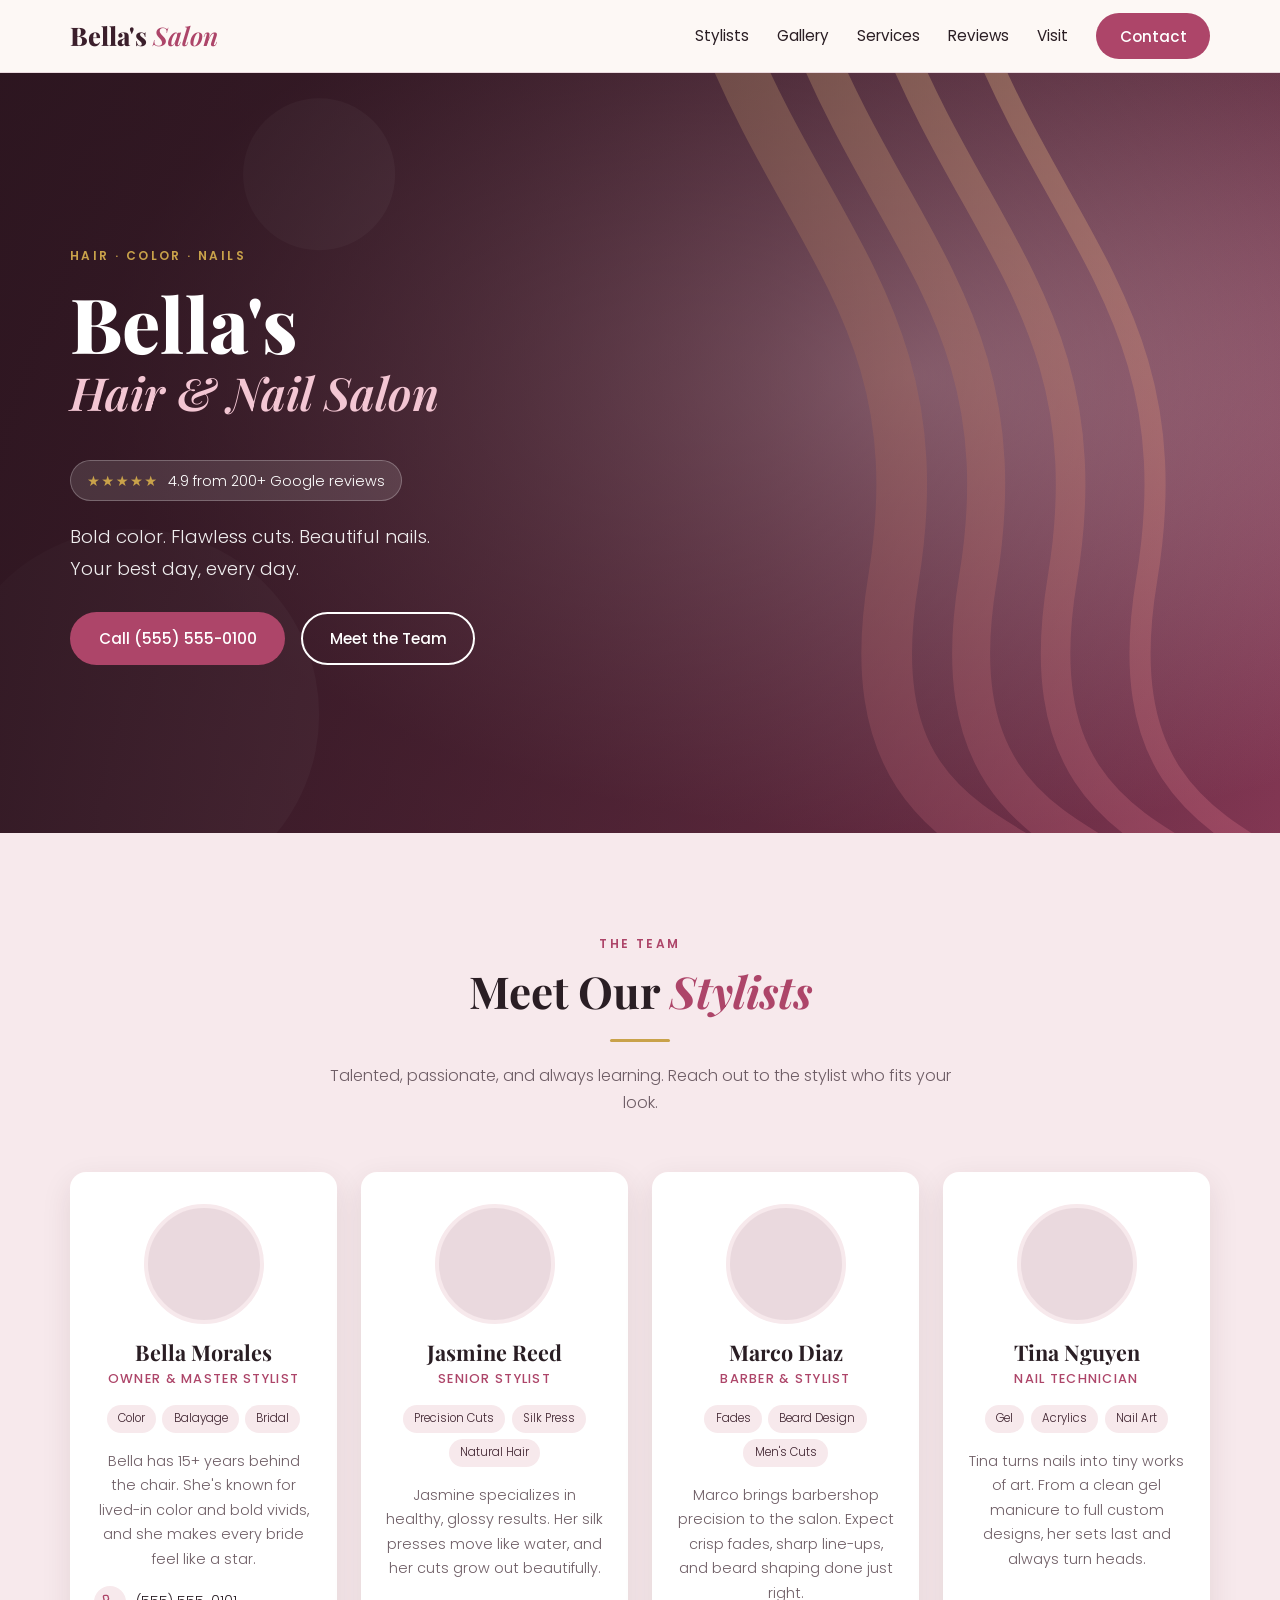
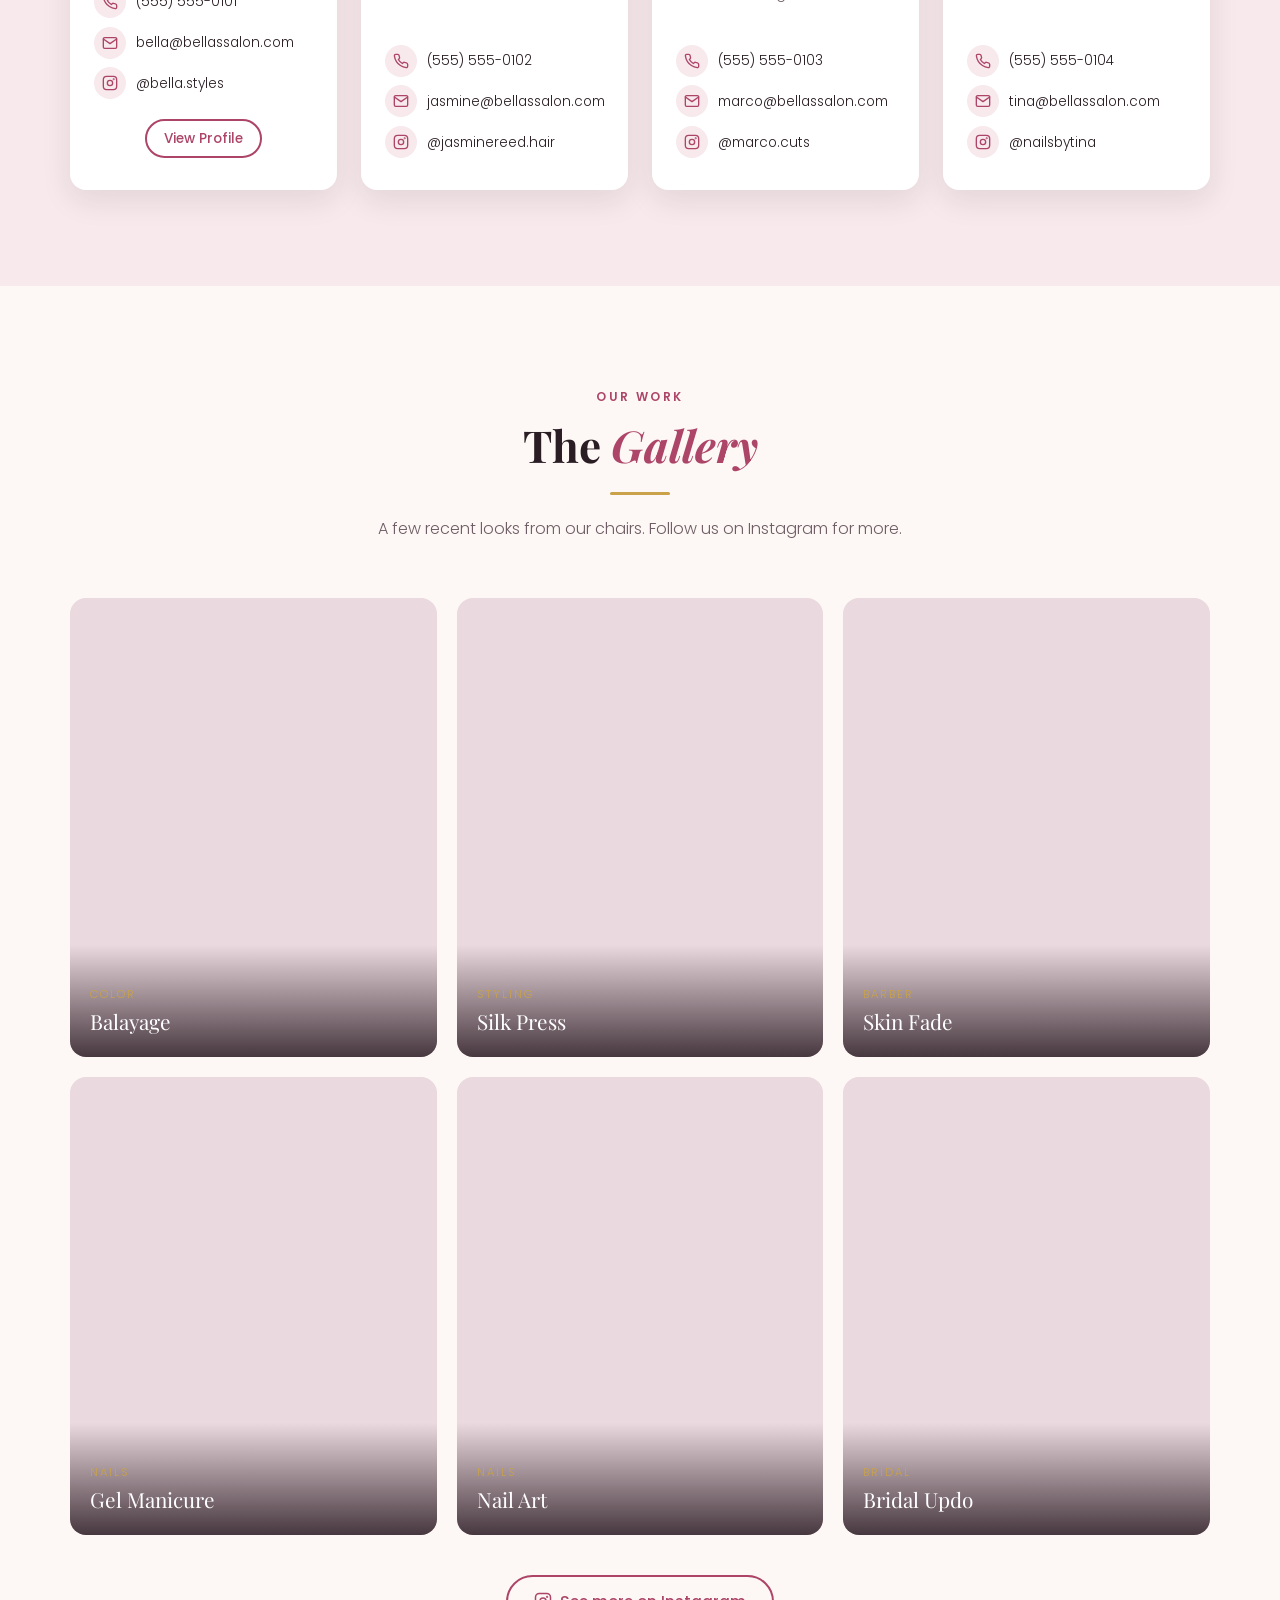
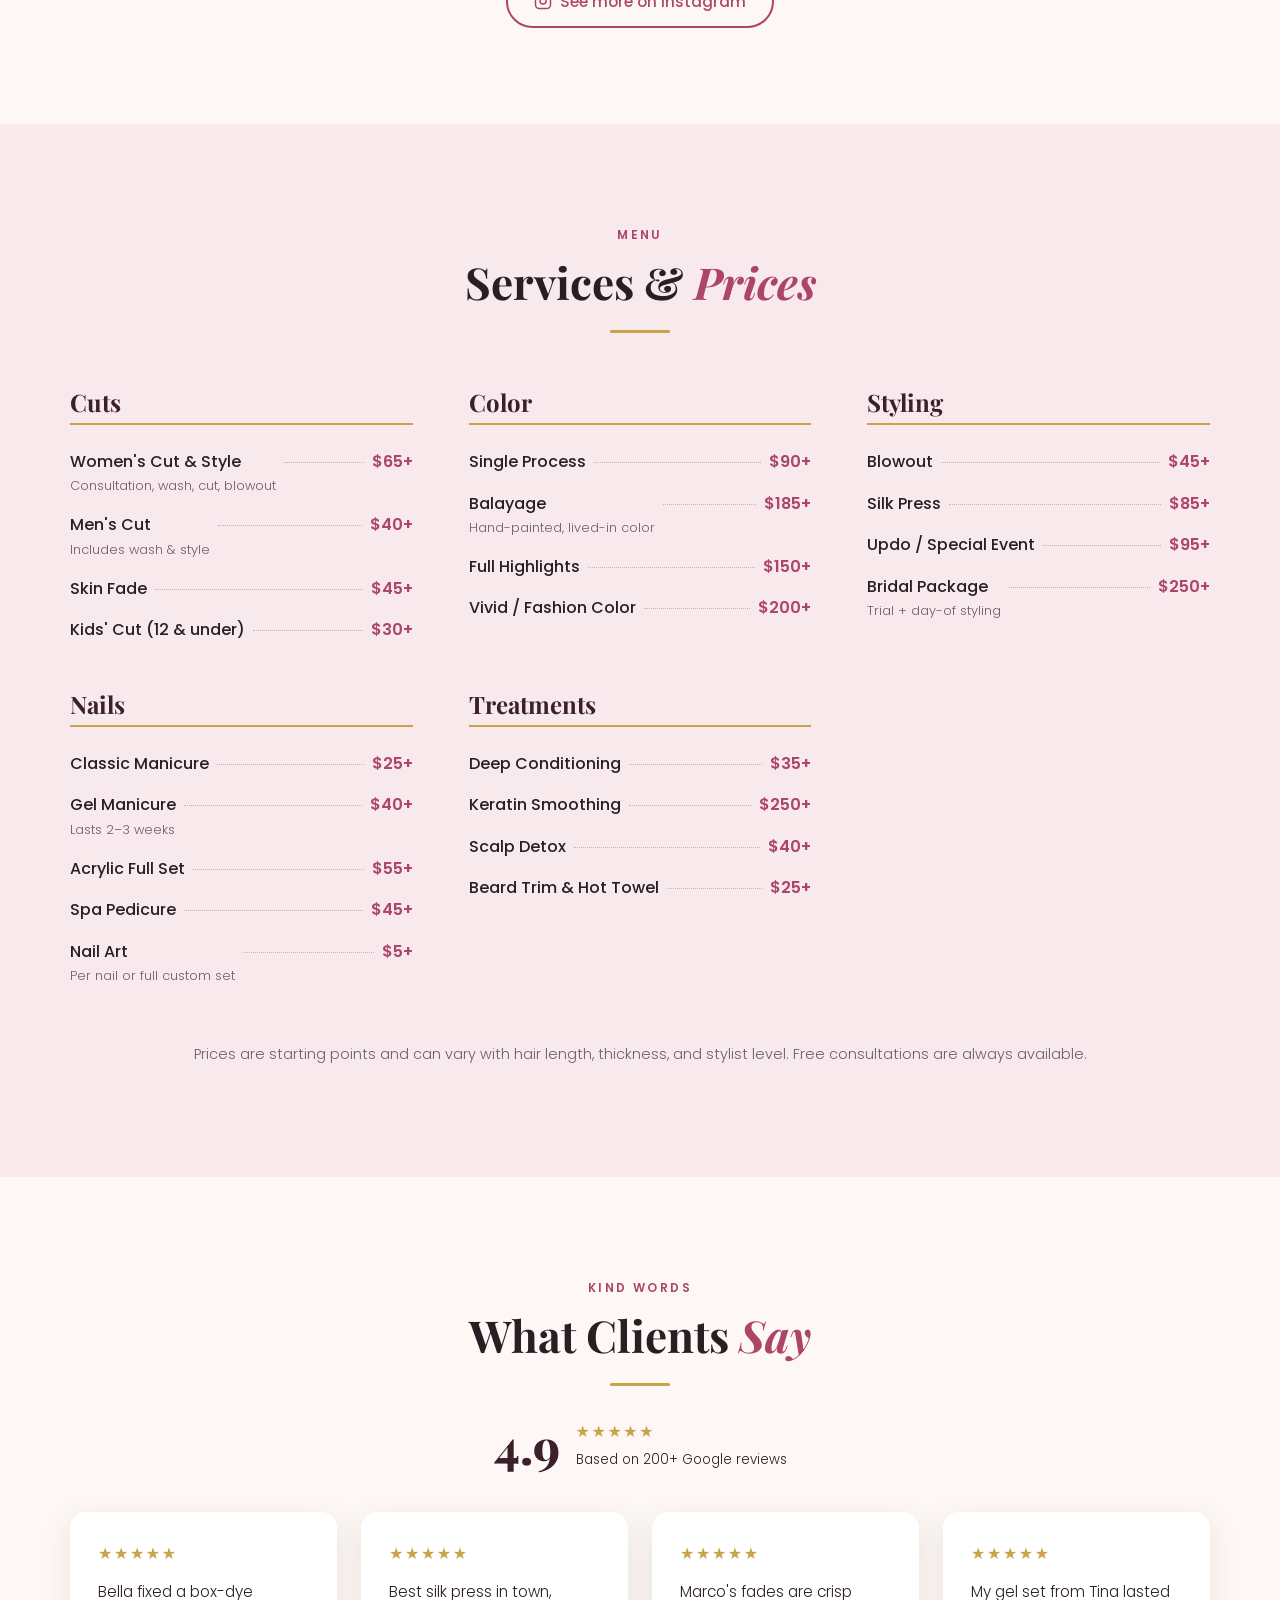
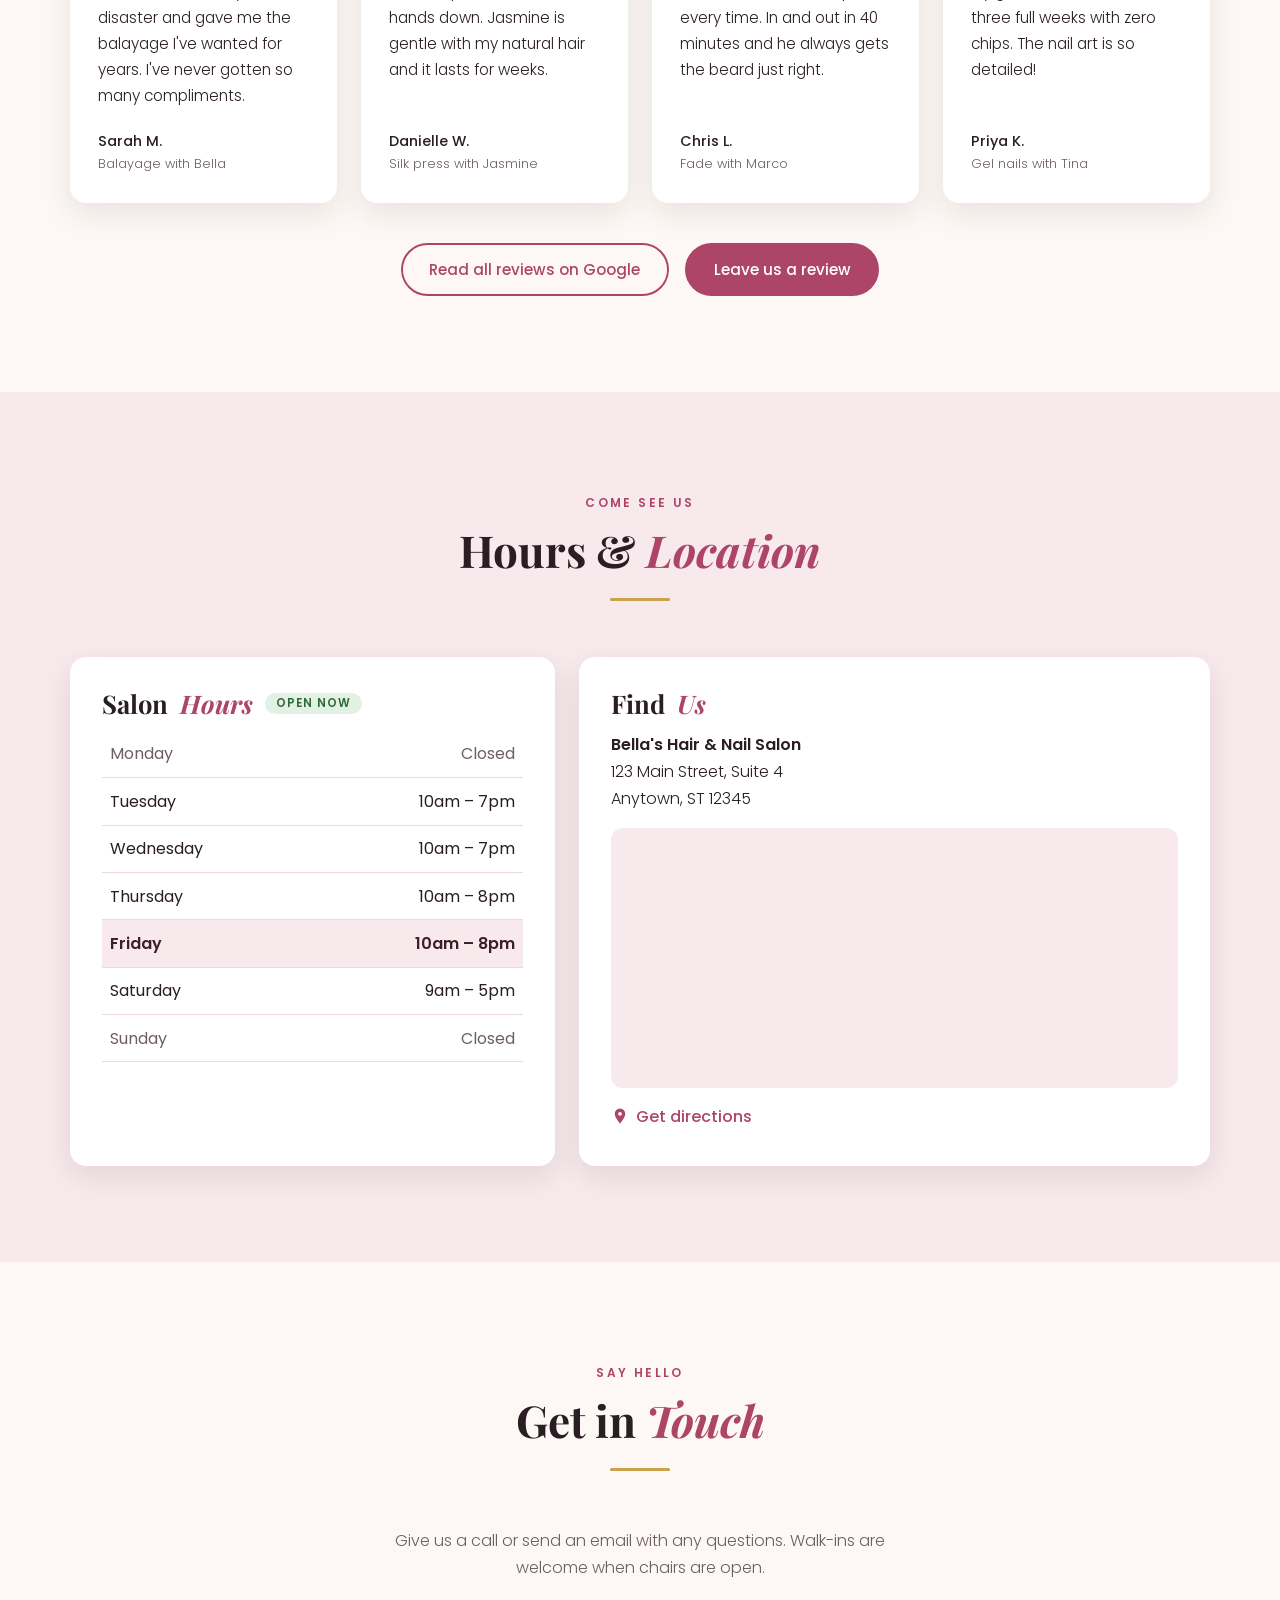
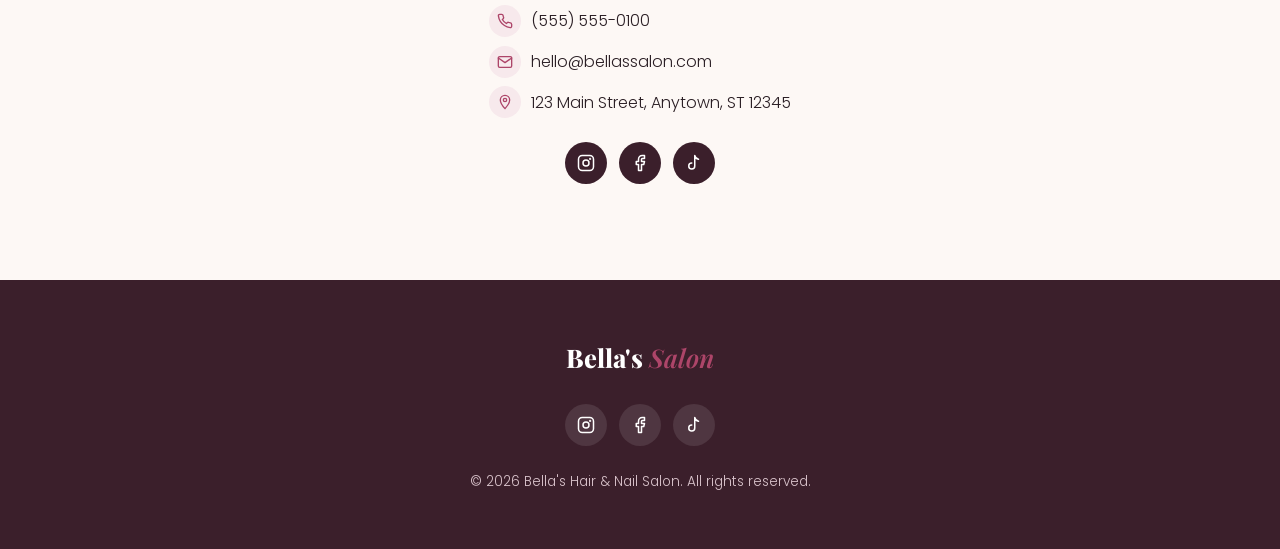
<file: index.html>
<!doctype html>
<html lang="en">
<head>
<meta charset="utf-8">
<meta name="viewport" content="width=device-width, initial-scale=1">
<title>Bella's Hair &amp; Nail Salon | Anytown, ST</title>
<meta name="description" content="Bella's Hair & Nail Salon in Anytown, ST: balayage, precision cuts, fades, silk presses, and gel nails.">
<link rel="icon" href="data:image/svg+xml,%3Csvg xmlns='http://www.w3.org/2000/svg' viewBox='0 0 64 64'%3E%3Crect width='64' height='64' rx='14' fill='%23ad4569'/%3E%3Ctext x='32' y='45' font-family='Georgia,serif' font-size='40' font-weight='700' fill='%23fff' text-anchor='middle'%3EB%3C/text%3E%3C/svg%3E">

<!-- Link previews (iMessage, Facebook, etc.). Add og:image with a real salon photo (JPG, 1200x630) before launch. -->
<meta property="og:type" content="website">
<meta property="og:title" content="Bella's Hair &amp; Nail Salon">
<meta property="og:description" content="Bold color. Flawless cuts. Beautiful nails.">

<link rel="preconnect" href="https://fonts.googleapis.com">
<link rel="preconnect" href="https://fonts.gstatic.com" crossorigin>
<link href="https://fonts.googleapis.com/css2?family=Playfair+Display:ital,wght@0,600;0,800;1,600&family=Poppins:wght@300;400;500;600&display=swap" rel="stylesheet">
<link rel="stylesheet" href="css/styles.css">

<!-- Local SEO: helps the salon show up in "hair salon near me" searches -->
<script type="application/ld+json">
{
  "@context": "https://schema.org",
  "@type": "HairSalon",
  "name": "Bella's Hair & Nail Salon",
  "telephone": "+1-555-555-0100",
  "email": "hello@bellassalon.com",
  "priceRange": "$$",
  "address": {
    "@type": "PostalAddress",
    "streetAddress": "123 Main Street, Suite 4",
    "addressLocality": "Anytown",
    "addressRegion": "ST",
    "postalCode": "12345",
    "addressCountry": "US"
  },
  "openingHoursSpecification": [
    { "@type": "OpeningHoursSpecification", "dayOfWeek": ["Tuesday", "Wednesday"], "opens": "10:00", "closes": "19:00" },
    { "@type": "OpeningHoursSpecification", "dayOfWeek": ["Thursday", "Friday"], "opens": "10:00", "closes": "20:00" },
    { "@type": "OpeningHoursSpecification", "dayOfWeek": "Saturday", "opens": "09:00", "closes": "17:00" }
  ],
  "aggregateRating": { "@type": "AggregateRating", "ratingValue": "4.9", "reviewCount": "200" }
}
</script>
</head>
<body>

<!-- Icon sprite: reference with <svg><use href="#i-phone"/></svg> -->
<svg width="0" height="0" style="position:absolute" aria-hidden="true">
  <symbol id="i-phone" viewBox="0 0 24 24"><path d="M22 16.9v3a2 2 0 0 1-2.2 2 19.8 19.8 0 0 1-8.6-3.1 19.5 19.5 0 0 1-6-6A19.8 19.8 0 0 1 2.1 4.2 2 2 0 0 1 4.1 2h3a2 2 0 0 1 2 1.7c.1.9.4 1.8.7 2.7a2 2 0 0 1-.5 2.1L8 9.8a16 16 0 0 0 6 6l1.3-1.3a2 2 0 0 1 2.1-.4c.9.3 1.8.6 2.7.7a2 2 0 0 1 1.7 2z"/></symbol>
  <symbol id="i-mail" viewBox="0 0 24 24"><rect x="2" y="4" width="20" height="16" rx="2"/><path d="m22 6-10 7L2 6"/></symbol>
  <symbol id="i-instagram" viewBox="0 0 24 24"><rect x="2" y="2" width="20" height="20" rx="5"/><circle cx="12" cy="12" r="4"/><circle cx="17.5" cy="6.5" r=".5"/></symbol>
  <symbol id="i-facebook" viewBox="0 0 24 24"><path d="M18 2h-3a5 5 0 0 0-5 5v3H7v4h3v8h4v-8h3l1-4h-4V7a1 1 0 0 1 1-1h3z"/></symbol>
  <symbol id="i-tiktok" viewBox="0 0 24 24"><path d="M9 12a4 4 0 1 0 4 4V2c.5 2.5 2.5 4.5 5 5"/></symbol>
  <symbol id="i-pin" viewBox="0 0 24 24"><path d="M12 2a7 7 0 0 0-7 7c0 5.3 7 13 7 13s7-7.7 7-13a7 7 0 0 0-7-7z"/><circle cx="12" cy="9" r="2.5"/></symbol>
</svg>

<!-- ========== NAV ========== -->
<nav class="nav" aria-label="Main">
  <div class="container">
    <a href="#top" class="logo">Bella's <span>Salon</span></a>
    <button class="nav-toggle" aria-label="Open menu" aria-expanded="false" aria-controls="nav-links">
      <span></span><span></span><span></span>
    </button>
    <ul class="nav-links" id="nav-links">
      <li><a href="#stylists">Stylists</a></li>
      <li><a href="#gallery">Gallery</a></li>
      <li><a href="#services">Services</a></li>
      <li><a href="#reviews">Reviews</a></li>
      <li><a href="#visit">Visit</a></li>
      <li><a href="#contact" class="btn btn-primary">Contact</a></li>
    </ul>
  </div>
</nav>

<!-- ========== HERO ========== -->
<header class="hero" id="top">
  <div class="container">
    <span class="eyebrow">Hair · Color · Nails</span>
    <h1>Bella's <span>Hair &amp; Nail Salon</span></h1>
    <a href="#reviews" class="rating-badge"><span class="stars" aria-hidden="true">★★★★★</span> 4.9 from 200+ Google reviews</a>
    <p>Bold color. Flawless cuts. Beautiful nails. Your best day, every day.</p>
    <div class="hero-actions">
      <a href="tel:+15555550100" class="btn btn-primary">Call (555) 555-0100</a>
      <a href="#stylists" class="btn btn-outline">Meet the Team</a>
    </div>
  </div>
</header>

<main>

<!-- ========== STYLISTS ========== -->
<section id="stylists" class="alt">
  <div class="container">
    <div class="section-head">
      <span class="eyebrow">The Team</span>
      <h2>Meet Our <em>Stylists</em></h2>
      <div class="divider"></div>
      <p>Talented, passionate, and always learning. Reach out to the stylist who fits your look.</p>
    </div>

    <div class="team-grid">
      <article class="stylist">
        <div class="avatar" aria-hidden="true"></div>
        <h3>Bella Morales</h3>
        <div class="role">Owner &amp; Master Stylist</div>
        <div class="tags">
          <span class="tag">Color</span><span class="tag">Balayage</span><span class="tag">Bridal</span>
        </div>
        <p class="bio">Bella has 15+ years behind the chair. She's known for lived-in color and bold vivids, and she makes every bride feel like a star.</p>
        <ul class="contact-list">
          <li><span class="ico"><svg><use href="#i-phone"/></svg></span><a href="tel:+15555550101">(555) 555-0101</a></li>
          <li><span class="ico"><svg><use href="#i-mail"/></svg></span><a href="mailto:bella@bellassalon.com">bella@bellassalon.com</a></li>
          <li><span class="ico"><svg><use href="#i-instagram"/></svg></span><a href="#">@bella.styles</a></li>
        </ul>
        <a href="stylist-bella.html" class="btn btn-ghost btn-sm">View Profile<span class="sr-only"> for Bella Morales</span></a>
      </article>

      <article class="stylist">
        <div class="avatar" aria-hidden="true"></div>
        <h3>Jasmine Reed</h3>
        <div class="role">Senior Stylist</div>
        <div class="tags">
          <span class="tag">Precision Cuts</span><span class="tag">Silk Press</span><span class="tag">Natural Hair</span>
        </div>
        <p class="bio">Jasmine specializes in healthy, glossy results. Her silk presses move like water, and her cuts grow out beautifully.</p>
        <ul class="contact-list">
          <li><span class="ico"><svg><use href="#i-phone"/></svg></span><a href="tel:+15555550102">(555) 555-0102</a></li>
          <li><span class="ico"><svg><use href="#i-mail"/></svg></span><a href="mailto:jasmine@bellassalon.com">jasmine@bellassalon.com</a></li>
          <li><span class="ico"><svg><use href="#i-instagram"/></svg></span><a href="#">@jasminereed.hair</a></li>
        </ul>
      </article>

      <article class="stylist">
        <div class="avatar" aria-hidden="true"></div>
        <h3>Marco Diaz</h3>
        <div class="role">Barber &amp; Stylist</div>
        <div class="tags">
          <span class="tag">Fades</span><span class="tag">Beard Design</span><span class="tag">Men's Cuts</span>
        </div>
        <p class="bio">Marco brings barbershop precision to the salon. Expect crisp fades, sharp line-ups, and beard shaping done just right.</p>
        <ul class="contact-list">
          <li><span class="ico"><svg><use href="#i-phone"/></svg></span><a href="tel:+15555550103">(555) 555-0103</a></li>
          <li><span class="ico"><svg><use href="#i-mail"/></svg></span><a href="mailto:marco@bellassalon.com">marco@bellassalon.com</a></li>
          <li><span class="ico"><svg><use href="#i-instagram"/></svg></span><a href="#">@marco.cuts</a></li>
        </ul>
      </article>

      <article class="stylist">
        <div class="avatar" aria-hidden="true"></div>
        <h3>Tina Nguyen</h3>
        <div class="role">Nail Technician</div>
        <div class="tags">
          <span class="tag">Gel</span><span class="tag">Acrylics</span><span class="tag">Nail Art</span>
        </div>
        <p class="bio">Tina turns nails into tiny works of art. From a clean gel manicure to full custom designs, her sets last and always turn heads.</p>
        <ul class="contact-list">
          <li><span class="ico"><svg><use href="#i-phone"/></svg></span><a href="tel:+15555550104">(555) 555-0104</a></li>
          <li><span class="ico"><svg><use href="#i-mail"/></svg></span><a href="mailto:tina@bellassalon.com">tina@bellassalon.com</a></li>
          <li><span class="ico"><svg><use href="#i-instagram"/></svg></span><a href="#">@nailsbytina</a></li>
        </ul>
      </article>
    </div>
  </div>
</section>

<!-- ========== GALLERY ========== -->
<section id="gallery">
  <div class="container">
    <div class="section-head">
      <span class="eyebrow">Our Work</span>
      <h2>The <em>Gallery</em></h2>
      <div class="divider"></div>
      <p>A few recent looks from our chairs. Follow us on Instagram for more.</p>
    </div>

    <div class="gallery-grid">
      <figure class="tile"><figcaption><small>Color</small>Balayage</figcaption></figure>
      <figure class="tile"><figcaption><small>Styling</small>Silk Press</figcaption></figure>
      <figure class="tile"><figcaption><small>Barber</small>Skin Fade</figcaption></figure>
      <figure class="tile"><figcaption><small>Nails</small>Gel Manicure</figcaption></figure>
      <figure class="tile"><figcaption><small>Nails</small>Nail Art</figcaption></figure>
      <figure class="tile"><figcaption><small>Bridal</small>Bridal Updo</figcaption></figure>
    </div>
    <div class="gallery-cta">
      <a href="#" class="btn btn-ghost"><svg width="18" height="18" fill="none" stroke="currentColor" stroke-width="2"><use href="#i-instagram"/></svg> See more on Instagram</a>
    </div>
  </div>
</section>

<!-- ========== SERVICES ========== -->
<section id="services" class="alt">
  <div class="container">
    <div class="section-head">
      <span class="eyebrow">Menu</span>
      <h2>Services &amp; <em>Prices</em></h2>
      <div class="divider"></div>
    </div>

    <div class="menu-tabs" role="tablist" aria-label="Service categories"></div>

    <div class="menu">
      <div class="menu-group">
        <h3>Cuts</h3>
        <div class="menu-item"><span class="name">Women's Cut &amp; Style<small>Consultation, wash, cut, blowout</small></span><span class="dots"></span><span class="price">$65+</span></div>
        <div class="menu-item"><span class="name">Men's Cut<small>Includes wash &amp; style</small></span><span class="dots"></span><span class="price">$40+</span></div>
        <div class="menu-item"><span class="name">Skin Fade</span><span class="dots"></span><span class="price">$45+</span></div>
        <div class="menu-item"><span class="name">Kids' Cut (12 &amp; under)</span><span class="dots"></span><span class="price">$30+</span></div>
      </div>

      <div class="menu-group">
        <h3>Color</h3>
        <div class="menu-item"><span class="name">Single Process</span><span class="dots"></span><span class="price">$90+</span></div>
        <div class="menu-item"><span class="name">Balayage<small>Hand-painted, lived-in color</small></span><span class="dots"></span><span class="price">$185+</span></div>
        <div class="menu-item"><span class="name">Full Highlights</span><span class="dots"></span><span class="price">$150+</span></div>
        <div class="menu-item"><span class="name">Vivid / Fashion Color</span><span class="dots"></span><span class="price">$200+</span></div>
      </div>

      <div class="menu-group">
        <h3>Styling</h3>
        <div class="menu-item"><span class="name">Blowout</span><span class="dots"></span><span class="price">$45+</span></div>
        <div class="menu-item"><span class="name">Silk Press</span><span class="dots"></span><span class="price">$85+</span></div>
        <div class="menu-item"><span class="name">Updo / Special Event</span><span class="dots"></span><span class="price">$95+</span></div>
        <div class="menu-item"><span class="name">Bridal Package<small>Trial + day-of styling</small></span><span class="dots"></span><span class="price">$250+</span></div>
      </div>

      <div class="menu-group">
        <h3>Nails</h3>
        <div class="menu-item"><span class="name">Classic Manicure</span><span class="dots"></span><span class="price">$25+</span></div>
        <div class="menu-item"><span class="name">Gel Manicure<small>Lasts 2–3 weeks</small></span><span class="dots"></span><span class="price">$40+</span></div>
        <div class="menu-item"><span class="name">Acrylic Full Set</span><span class="dots"></span><span class="price">$55+</span></div>
        <div class="menu-item"><span class="name">Spa Pedicure</span><span class="dots"></span><span class="price">$45+</span></div>
        <div class="menu-item"><span class="name">Nail Art<small>Per nail or full custom set</small></span><span class="dots"></span><span class="price">$5+</span></div>
      </div>

      <div class="menu-group">
        <h3>Treatments</h3>
        <div class="menu-item"><span class="name">Deep Conditioning</span><span class="dots"></span><span class="price">$35+</span></div>
        <div class="menu-item"><span class="name">Keratin Smoothing</span><span class="dots"></span><span class="price">$250+</span></div>
        <div class="menu-item"><span class="name">Scalp Detox</span><span class="dots"></span><span class="price">$40+</span></div>
        <div class="menu-item"><span class="name">Beard Trim &amp; Hot Towel</span><span class="dots"></span><span class="price">$25+</span></div>
      </div>
    </div>
    <p class="menu-note">Prices are starting points and can vary with hair length, thickness, and stylist level. Free consultations are always available.</p>
  </div>
</section>

<!-- ========== REVIEWS ========== -->
<!-- Sample reviews for the demo. Replace with real Google reviews before launch. -->
<section id="reviews">
  <div class="container">
    <div class="section-head">
      <span class="eyebrow">Kind Words</span>
      <h2>What Clients <em>Say</em></h2>
      <div class="divider"></div>
    </div>

    <div class="reviews-summary">
      <span class="score">4.9</span>
      <div><div class="stars" aria-label="5 out of 5 stars">★★★★★</div><small>Based on 200+ Google reviews</small></div>
    </div>

    <div class="reviews-grid">
      <figure class="review">
        <div class="stars" aria-label="5 stars">★★★★★</div>
        <blockquote>Bella fixed a box-dye disaster and gave me the balayage I've wanted for years. I've never gotten so many compliments.</blockquote>
        <figcaption>Sarah M.<span>Balayage with Bella</span></figcaption>
      </figure>
      <figure class="review">
        <div class="stars" aria-label="5 stars">★★★★★</div>
        <blockquote>Best silk press in town, hands down. Jasmine is gentle with my natural hair and it lasts for weeks.</blockquote>
        <figcaption>Danielle W.<span>Silk press with Jasmine</span></figcaption>
      </figure>
      <figure class="review">
        <div class="stars" aria-label="5 stars">★★★★★</div>
        <blockquote>Marco's fades are crisp every time. In and out in 40 minutes and he always gets the beard just right.</blockquote>
        <figcaption>Chris L.<span>Fade with Marco</span></figcaption>
      </figure>
      <figure class="review">
        <div class="stars" aria-label="5 stars">★★★★★</div>
        <blockquote>My gel set from Tina lasted three full weeks with zero chips. The nail art is so detailed!</blockquote>
        <figcaption>Priya K.<span>Gel nails with Tina</span></figcaption>
      </figure>
    </div>

    <div class="reviews-cta">
      <a href="#" class="btn btn-ghost">Read all reviews on Google</a>
      <a href="#" class="btn btn-primary">Leave us a review</a>
    </div>
  </div>
</section>

<!-- ========== HOURS & LOCATION ========== -->
<section id="visit" class="alt">
  <div class="container">
    <div class="section-head">
      <span class="eyebrow">Come See Us</span>
      <h2>Hours &amp; <em>Location</em></h2>
      <div class="divider"></div>
    </div>

    <div class="visit-grid">
      <div class="card">
        <h3>Salon <em>Hours</em> <span class="open-badge" id="open-badge"></span></h3>
        <!-- data-open / data-close use 24h hours; leave empty for closed days -->
        <table class="hours">
          <caption class="sr-only">Weekly opening hours</caption>
          <tr class="closed" data-day="1"><th scope="row">Monday</th><td>Closed</td></tr>
          <tr data-day="2" data-open="10" data-close="19"><th scope="row">Tuesday</th><td>10am – 7pm</td></tr>
          <tr data-day="3" data-open="10" data-close="19"><th scope="row">Wednesday</th><td>10am – 7pm</td></tr>
          <tr data-day="4" data-open="10" data-close="20"><th scope="row">Thursday</th><td>10am – 8pm</td></tr>
          <tr data-day="5" data-open="10" data-close="20"><th scope="row">Friday</th><td>10am – 8pm</td></tr>
          <tr data-day="6" data-open="9" data-close="17"><th scope="row">Saturday</th><td>9am – 5pm</td></tr>
          <tr class="closed" data-day="0"><th scope="row">Sunday</th><td>Closed</td></tr>
        </table>
      </div>

      <div class="card">
        <h3>Find <em>Us</em></h3>
        <p class="address"><strong>Bella's Hair &amp; Nail Salon</strong>123 Main Street, Suite 4<br>Anytown, ST 12345</p>
        <iframe class="map-frame" title="Map to Bella's Hair &amp; Nail Salon" src="https://maps.google.com/maps?q=123+Main+Street+Anytown&amp;output=embed" loading="lazy" referrerpolicy="no-referrer-when-downgrade"></iframe>
        <a class="map-link" href="https://maps.google.com/?q=123+Main+Street+Anytown" target="_blank" rel="noopener">
          <svg viewBox="0 0 24 24" aria-hidden="true"><path d="M12 2a7 7 0 0 0-7 7c0 5.3 7 13 7 13s7-7.7 7-13a7 7 0 0 0-7-7zm0 9.5A2.5 2.5 0 1 1 12 6.5a2.5 2.5 0 0 1 0 5z"/></svg>
          Get directions
        </a>
      </div>
    </div>
  </div>
</section>

<!-- ========== CONTACT ========== -->
<section id="contact">
  <div class="container">
    <div class="section-head">
      <span class="eyebrow">Say Hello</span>
      <h2>Get in <em>Touch</em></h2>
      <div class="divider"></div>
    </div>

    <div class="contact-info">
      <p>Give us a call or send an email with any questions. Walk-ins are welcome when chairs are open.</p>
      <ul class="contact-list">
        <li><span class="ico"><svg><use href="#i-phone"/></svg></span><a href="tel:+15555550100">(555) 555-0100</a></li>
        <li><span class="ico"><svg><use href="#i-mail"/></svg></span><a href="mailto:hello@bellassalon.com">hello@bellassalon.com</a></li>
        <li><span class="ico"><svg><use href="#i-pin"/></svg></span>123 Main Street, Anytown, ST 12345</li>
      </ul>
      <div class="socials">
        <a href="#" aria-label="Instagram"><svg><use href="#i-instagram"/></svg></a>
        <a href="#" aria-label="Facebook"><svg><use href="#i-facebook"/></svg></a>
        <a href="#" aria-label="TikTok"><svg><use href="#i-tiktok"/></svg></a>
      </div>
    </div>
  </div>
</section>

</main>

<!-- ========== FOOTER ========== -->
<footer>
  <div class="container">
    <a href="#top" class="logo">Bella's <span>Salon</span></a>
    <div class="socials">
      <a href="#" aria-label="Instagram"><svg><use href="#i-instagram"/></svg></a>
      <a href="#" aria-label="Facebook"><svg><use href="#i-facebook"/></svg></a>
      <a href="#" aria-label="TikTok"><svg><use href="#i-tiktok"/></svg></a>
    </div>
    <p>&copy; <span id="year">2026</span> Bella's Hair &amp; Nail Salon. All rights reserved.</p>
  </div>
</footer>

<!-- ========== STICKY MOBILE ACTIONS ========== -->
<nav class="sticky-cta" aria-label="Quick actions">
  <a href="tel:+15555550100"><svg><use href="#i-phone"/></svg>Call</a>
  <a href="https://maps.google.com/?q=123+Main+Street+Anytown" target="_blank" rel="noopener"><svg><use href="#i-pin"/></svg>Directions</a>
</nav>

<script>
  // Mobile menu toggle
  const toggle = document.querySelector('.nav-toggle');
  const links = document.querySelector('.nav-links');
  const closeMenu = () => {
    links.classList.remove('open');
    toggle.classList.remove('open');
    toggle.setAttribute('aria-expanded', false);
  };
  toggle.addEventListener('click', () => {
    const open = links.classList.toggle('open');
    toggle.classList.toggle('open', open);
    toggle.setAttribute('aria-expanded', open);
  });
  links.querySelectorAll('a').forEach(a => a.addEventListener('click', closeMenu));
  document.addEventListener('keydown', e => { if (e.key === 'Escape') closeMenu(); });

  // Services: category tabs on phones
  const menu = document.querySelector('.menu');
  const tabs = document.querySelector('.menu-tabs');
  const groups = [...menu.querySelectorAll('.menu-group')];
  const selectTab = i => {
    groups.forEach((g, j) => g.classList.toggle('active', i === j));
    tabs.querySelectorAll('button').forEach((b, j) => b.setAttribute('aria-selected', i === j));
  };
  groups.forEach((g, i) => {
    const b = document.createElement('button');
    b.type = 'button';
    b.setAttribute('role', 'tab');
    b.textContent = g.querySelector('h3').textContent;
    b.addEventListener('click', () => selectTab(i));
    tabs.appendChild(b);
  });
  menu.classList.add('tabbed');
  selectTab(0);

  // Hours: highlight today and show open/closed
  const now = new Date();
  const today = document.querySelector(`.hours tr[data-day="${now.getDay()}"]`);
  const badge = document.getElementById('open-badge');
  if (today) {
    today.classList.add('today');
    const hour = now.getHours() + now.getMinutes() / 60;
    const open = today.dataset.open && hour >= +today.dataset.open && hour < +today.dataset.close;
    badge.textContent = open ? 'Open now' : 'Closed now';
    badge.classList.toggle('closed', !open);
  }

  document.getElementById('year').textContent = now.getFullYear();
</script>
</body>
</html>
</file>
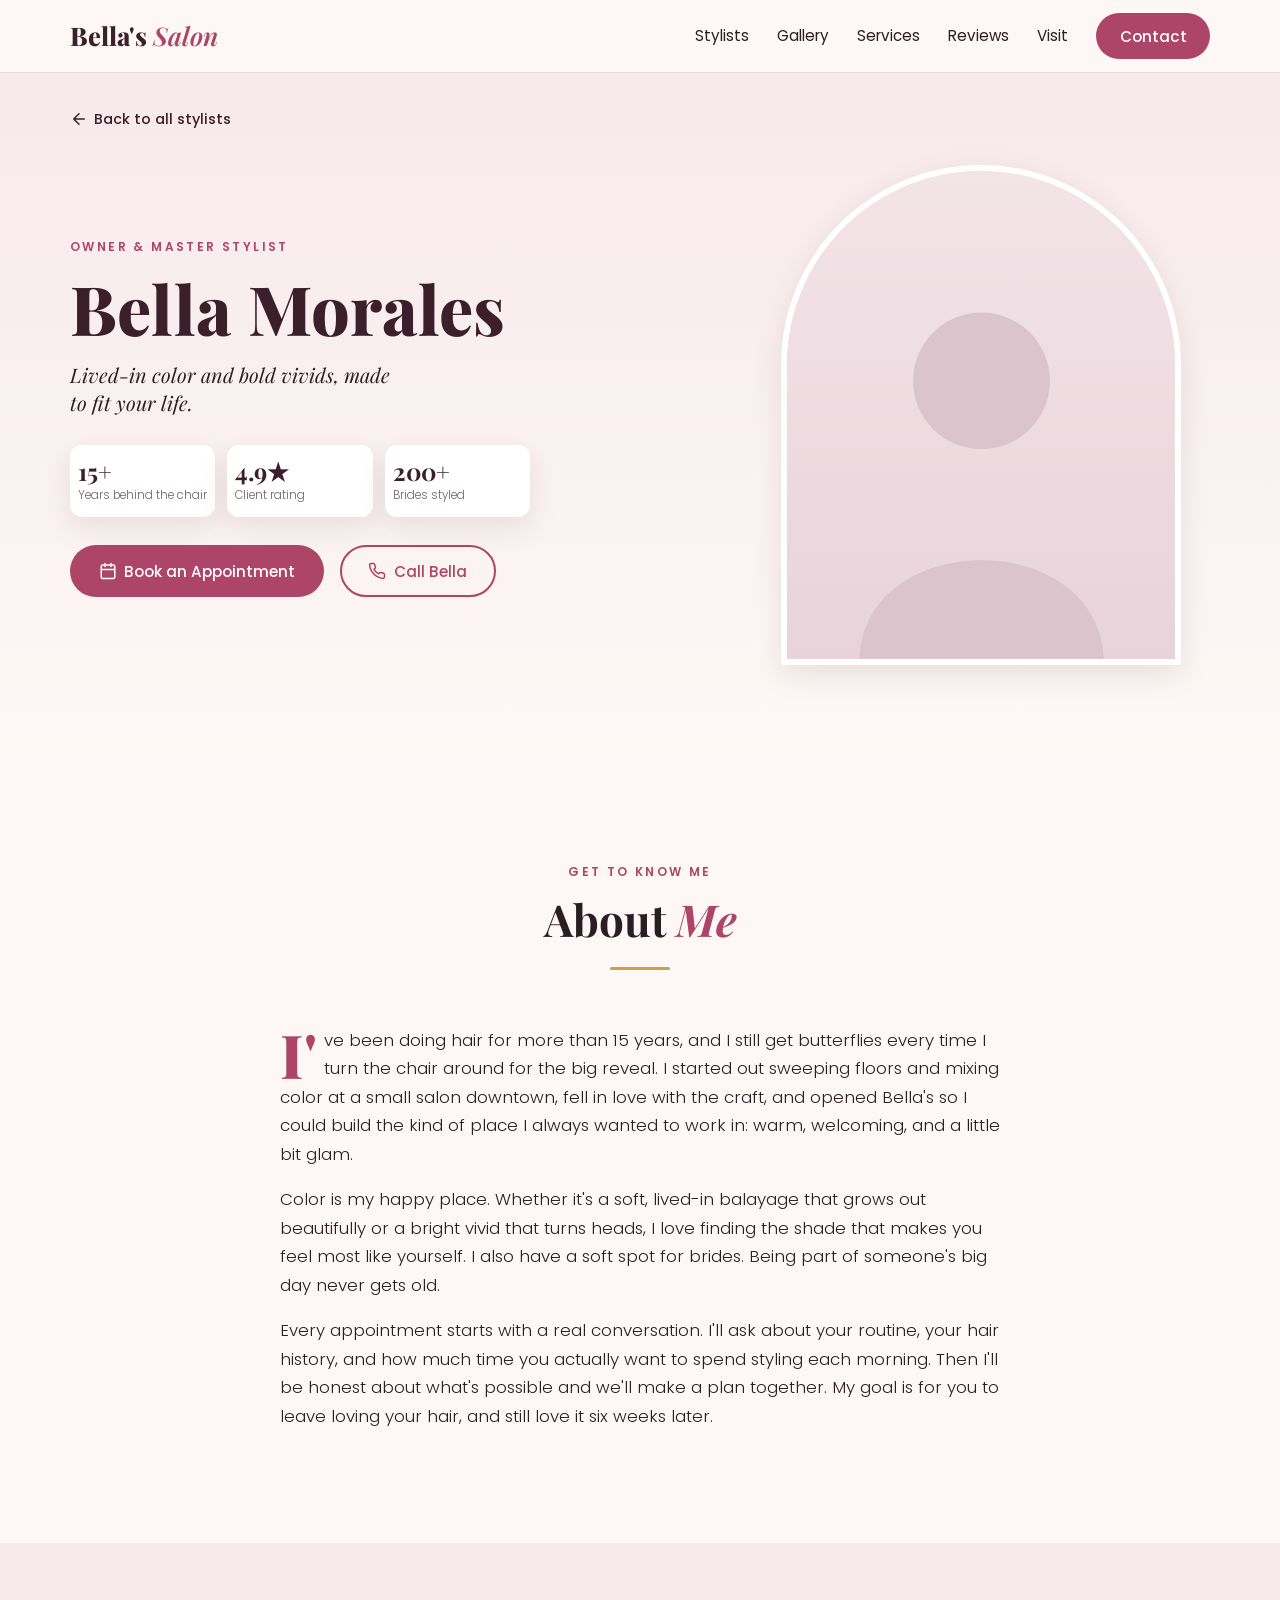
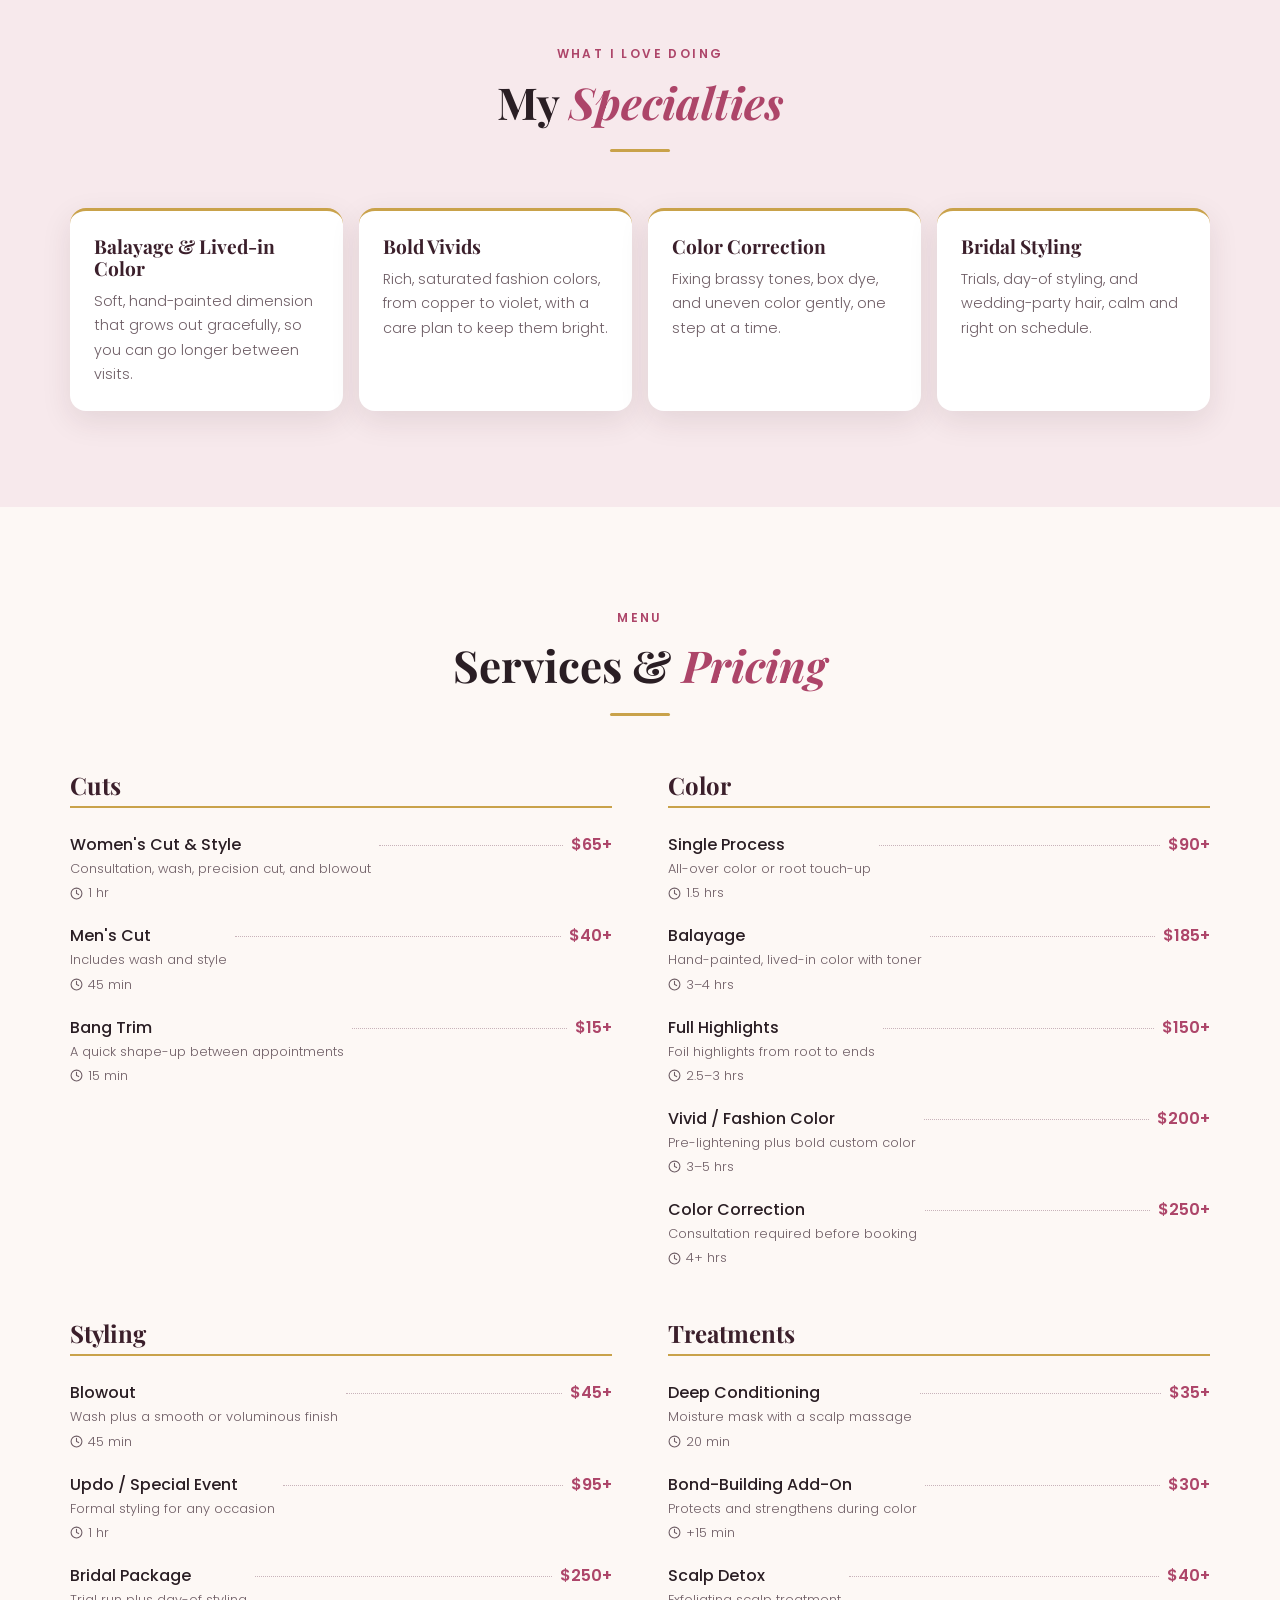
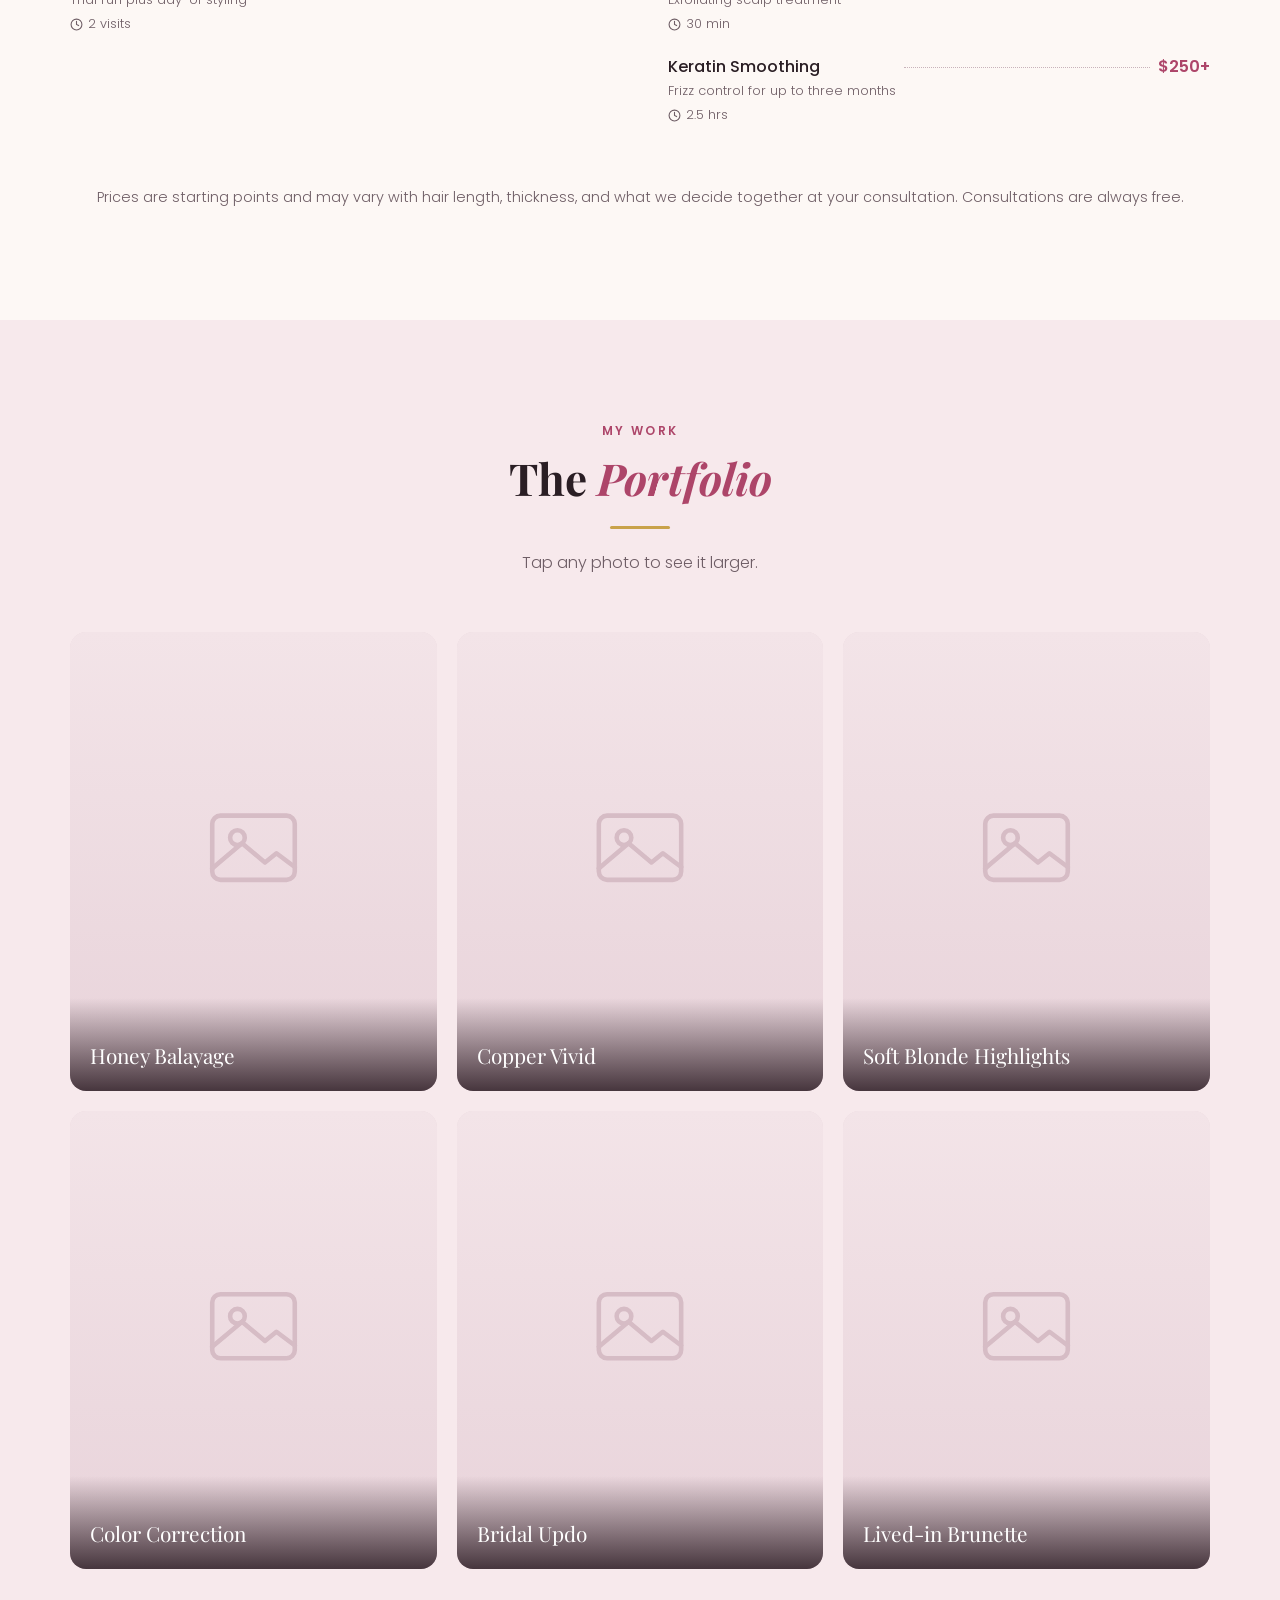
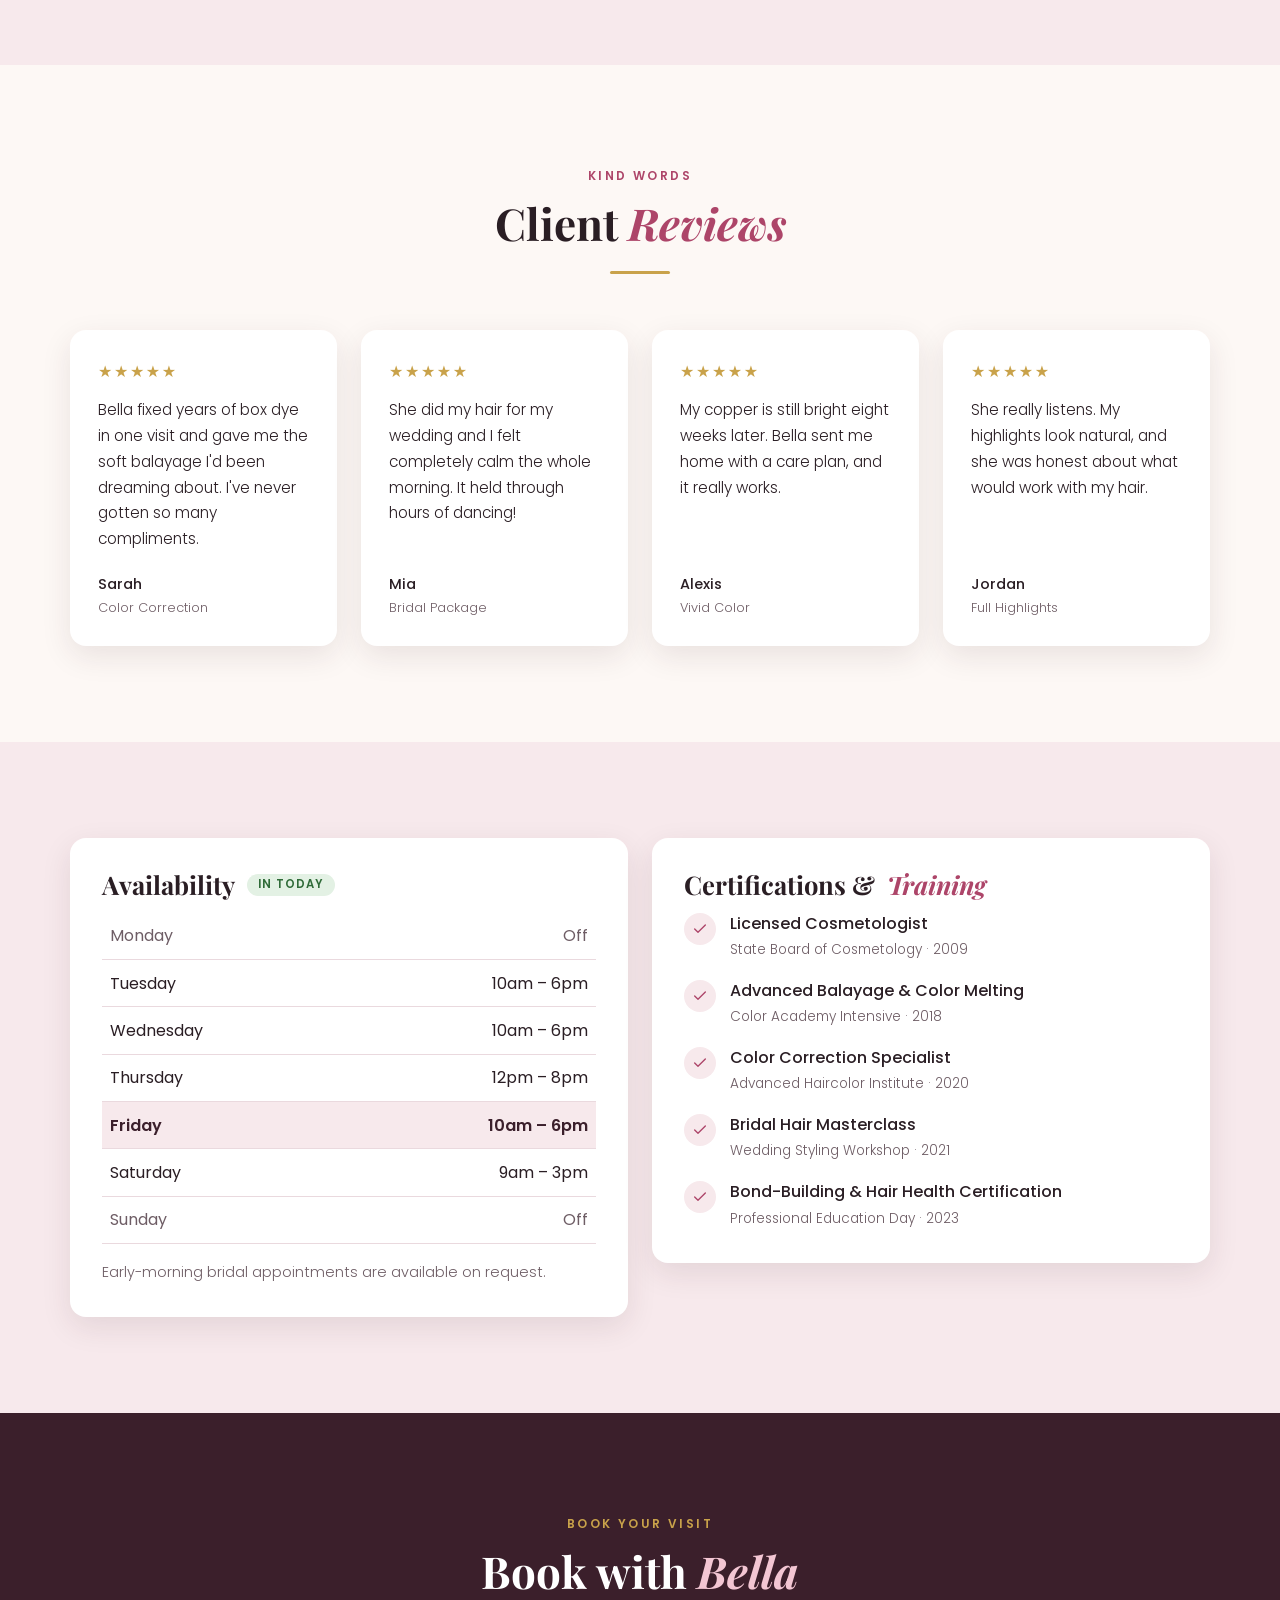
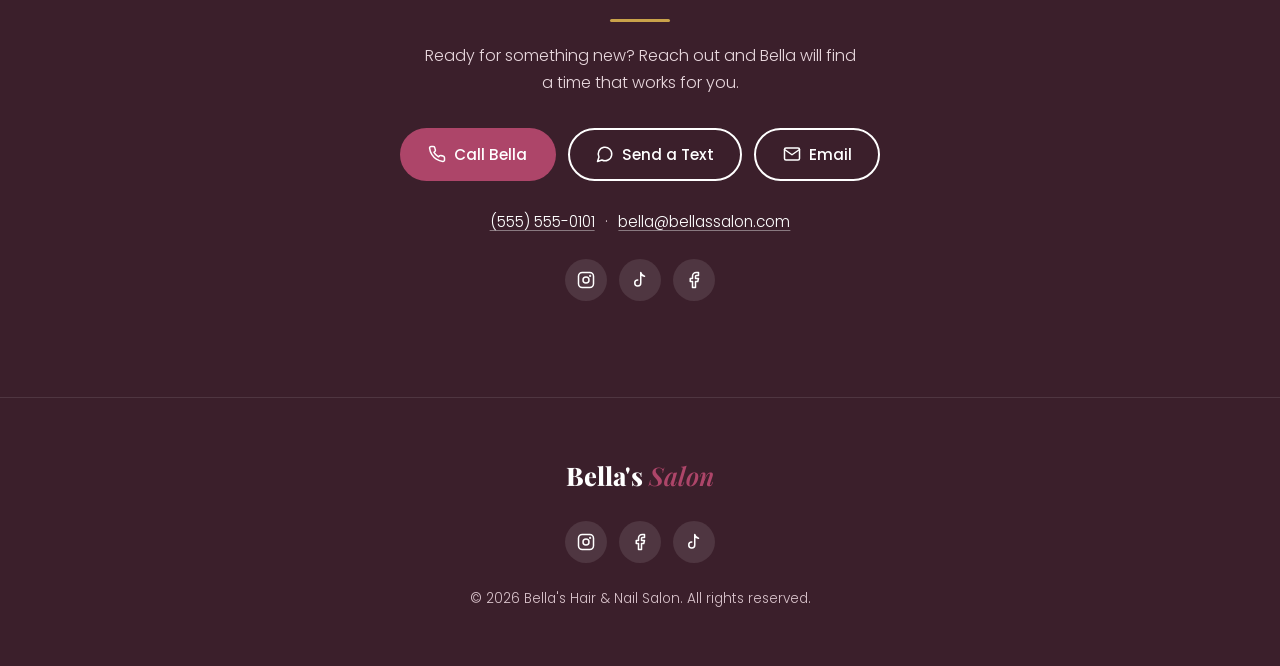
<file: stylist-bella.html>
<!doctype html>
<html lang="en">
<head>
<meta charset="utf-8">
<meta name="viewport" content="width=device-width, initial-scale=1">
<!--
  STYLIST PROFILE PAGE (template)
  This file is only the page's skeleton: headings and empty boxes.
  The stylist's content comes from data/stylist-bella.js, and
  js/stylist-page.js fills the boxes in. The title and description
  below are replaced with the stylist's own when the page loads.
-->
<title>Stylist Profile | Bella's Hair &amp; Nail Salon</title>
<meta name="description" content="Meet the stylists at Bella's Hair & Nail Salon.">
<link rel="icon" href="data:image/svg+xml,%3Csvg xmlns='http://www.w3.org/2000/svg' viewBox='0 0 64 64'%3E%3Crect width='64' height='64' rx='14' fill='%23ad4569'/%3E%3Ctext x='32' y='45' font-family='Georgia,serif' font-size='40' font-weight='700' fill='%23fff' text-anchor='middle'%3EB%3C/text%3E%3C/svg%3E">

<link rel="preconnect" href="https://fonts.googleapis.com">
<link rel="preconnect" href="https://fonts.gstatic.com" crossorigin>
<link href="https://fonts.googleapis.com/css2?family=Playfair+Display:ital,wght@0,600;0,800;1,600&family=Poppins:wght@300;400;500;600&display=swap" rel="stylesheet">
<!-- Shared site styles first, then the styles only profile pages use -->
<link rel="stylesheet" href="css/styles.css">
<link rel="stylesheet" href="css/stylist.css">
</head>
<body>

<!-- Icon sprite: reference with <svg><use href="#i-phone"/></svg> -->
<svg width="0" height="0" style="position:absolute" aria-hidden="true">
  <symbol id="i-phone" viewBox="0 0 24 24"><path d="M22 16.9v3a2 2 0 0 1-2.2 2 19.8 19.8 0 0 1-8.6-3.1 19.5 19.5 0 0 1-6-6A19.8 19.8 0 0 1 2.1 4.2 2 2 0 0 1 4.1 2h3a2 2 0 0 1 2 1.7c.1.9.4 1.8.7 2.7a2 2 0 0 1-.5 2.1L8 9.8a16 16 0 0 0 6 6l1.3-1.3a2 2 0 0 1 2.1-.4c.9.3 1.8.6 2.7.7a2 2 0 0 1 1.7 2z"/></symbol>
  <symbol id="i-mail" viewBox="0 0 24 24"><rect x="2" y="4" width="20" height="16" rx="2"/><path d="m22 6-10 7L2 6"/></symbol>
  <symbol id="i-message" viewBox="0 0 24 24"><path d="M7.9 20A9 9 0 1 0 4 16.1L2 22Z"/></symbol>
  <symbol id="i-calendar" viewBox="0 0 24 24"><rect x="3" y="4" width="18" height="18" rx="2"/><path d="M16 2v4M8 2v4M3 10h18"/></symbol>
  <symbol id="i-clock" viewBox="0 0 24 24"><circle cx="12" cy="12" r="10"/><path d="M12 6v6l4 2"/></symbol>
  <symbol id="i-check" viewBox="0 0 24 24"><path d="M20 6 9 17l-5-5"/></symbol>
  <symbol id="i-arrow-left" viewBox="0 0 24 24"><path d="M19 12H5M12 19l-7-7 7-7"/></symbol>
  <symbol id="i-chevron-left" viewBox="0 0 24 24"><path d="m15 18-6-6 6-6"/></symbol>
  <symbol id="i-chevron-right" viewBox="0 0 24 24"><path d="m9 18 6-6-6-6"/></symbol>
  <symbol id="i-close" viewBox="0 0 24 24"><path d="M18 6 6 18M6 6l12 12"/></symbol>
  <symbol id="i-instagram" viewBox="0 0 24 24"><rect x="2" y="2" width="20" height="20" rx="5"/><circle cx="12" cy="12" r="4"/><circle cx="17.5" cy="6.5" r=".5"/></symbol>
  <symbol id="i-facebook" viewBox="0 0 24 24"><path d="M18 2h-3a5 5 0 0 0-5 5v3H7v4h3v8h4v-8h3l1-4h-4V7a1 1 0 0 1 1-1h3z"/></symbol>
  <symbol id="i-tiktok" viewBox="0 0 24 24"><path d="M9 12a4 4 0 1 0 4 4V2c.5 2.5 2.5 4.5 5 5"/></symbol>
</svg>

<!-- ========== NAV (same as the home page; links point back to it) ========== -->
<nav class="nav" aria-label="Main">
  <div class="container">
    <a href="index.html" class="logo">Bella's <span>Salon</span></a>
    <button class="nav-toggle" aria-label="Open menu" aria-expanded="false" aria-controls="nav-links">
      <span></span><span></span><span></span>
    </button>
    <ul class="nav-links" id="nav-links">
      <li><a href="index.html#stylists">Stylists</a></li>
      <li><a href="index.html#gallery">Gallery</a></li>
      <li><a href="index.html#services">Services</a></li>
      <li><a href="index.html#reviews">Reviews</a></li>
      <li><a href="index.html#visit">Visit</a></li>
      <li><a href="index.html#contact" class="btn btn-primary">Contact</a></li>
    </ul>
  </div>
</nav>

<main id="profile">

<noscript>
  <p class="notice">This profile needs JavaScript turned on to display. <a href="index.html#stylists">See all stylists</a></p>
</noscript>

<!-- ========== HERO: photo, name, title, tagline, booking button ========== -->
<section class="profile-hero" aria-labelledby="stylist-name">
  <div class="container">
    <a class="back-link" href="index.html#stylists"><svg aria-hidden="true"><use href="#i-arrow-left"/></svg> Back to all stylists</a>
    <!-- Filled by renderHero() -->
    <div class="profile-hero-grid" id="hero"></div>
  </div>
</section>

<!-- ========== ABOUT ME ========== -->
<section id="about" aria-labelledby="about-title">
  <div class="container narrow">
    <div class="section-head">
      <span class="eyebrow">Get to Know Me</span>
      <h2 id="about-title">About <em>Me</em></h2>
      <div class="divider"></div>
    </div>
    <!-- Filled by renderAbout() -->
    <div class="about-me" id="about-text"></div>
  </div>
</section>

<!-- ========== SPECIALTIES ========== -->
<section id="specialties" class="alt" aria-labelledby="specialties-title">
  <div class="container">
    <div class="section-head">
      <span class="eyebrow">What I Love Doing</span>
      <h2 id="specialties-title">My <em>Specialties</em></h2>
      <div class="divider"></div>
    </div>
    <!-- Filled by renderSpecialties() -->
    <ul class="specialty-grid" id="specialties-list"></ul>
  </div>
</section>

<!-- ========== SERVICES & PRICING ========== -->
<section id="services" aria-labelledby="services-title">
  <div class="container">
    <div class="section-head">
      <span class="eyebrow">Menu</span>
      <h2 id="services-title">Services &amp; <em>Pricing</em></h2>
      <div class="divider"></div>
    </div>
    <!-- Filled by renderServices() -->
    <div class="menu" id="services-menu"></div>
    <p class="menu-note" id="price-note"></p>
  </div>
</section>

<!-- ========== PORTFOLIO (click a photo to enlarge it) ========== -->
<section id="portfolio" class="alt" aria-labelledby="portfolio-title">
  <div class="container">
    <div class="section-head">
      <span class="eyebrow">My Work</span>
      <h2 id="portfolio-title">The <em>Portfolio</em></h2>
      <div class="divider"></div>
      <p>Tap any photo to see it larger.</p>
    </div>
    <!-- Filled by renderPortfolio() -->
    <div class="gallery-grid" id="portfolio-grid"></div>
  </div>
</section>

<!-- ========== CLIENT REVIEWS ========== -->
<section id="reviews" aria-labelledby="reviews-title">
  <div class="container">
    <div class="section-head">
      <span class="eyebrow">Kind Words</span>
      <h2 id="reviews-title">Client <em>Reviews</em></h2>
      <div class="divider"></div>
    </div>
    <!-- Filled by renderReviews() -->
    <div class="reviews-grid" id="reviews-list"></div>
  </div>
</section>

<!-- ========== AVAILABILITY + CERTIFICATIONS (two cards side by side) ========== -->
<section id="schedule" class="alt" aria-label="Availability and certifications">
  <div class="container info-grid">
    <article class="card" id="availability">
      <h2>Availability <span class="open-badge" id="today-badge"></span></h2>
      <table class="hours">
        <caption class="sr-only">Weekly working hours</caption>
        <!-- Filled by renderAvailability() -->
        <tbody id="hours-body"></tbody>
      </table>
      <p class="availability-note" id="availability-note"></p>
    </article>

    <article class="card" id="certifications">
      <h2>Certifications &amp; <em>Training</em></h2>
      <!-- Filled by renderCertifications() -->
      <ul class="cert-list" id="cert-list"></ul>
    </article>
  </div>
</section>

<!-- ========== BOOKING CALL-TO-ACTION ========== -->
<section id="book" class="book-band" aria-labelledby="book-title">
  <div class="container">
    <span class="eyebrow">Book Your Visit</span>
    <h2 id="book-title">Book with <em data-first-name>Your Stylist</em></h2>
    <div class="divider"></div>
    <p>Ready for something new? Reach out and <span data-first-name>your stylist</span> will find a time that works for you.</p>
    <!-- Filled by renderBooking() -->
    <div class="book-actions" id="book-actions"></div>
    <p class="book-contact" id="book-contact"></p>
    <div class="socials" id="book-socials"></div>
  </div>
</section>

</main>

<!-- ========== FOOTER (same as the home page) ========== -->
<footer>
  <div class="container">
    <a href="index.html" class="logo">Bella's <span>Salon</span></a>
    <div class="socials">
      <a href="#" aria-label="Instagram"><svg><use href="#i-instagram"/></svg></a>
      <a href="#" aria-label="Facebook"><svg><use href="#i-facebook"/></svg></a>
      <a href="#" aria-label="TikTok"><svg><use href="#i-tiktok"/></svg></a>
    </div>
    <p>&copy; <span id="year">2026</span> Bella's Hair &amp; Nail Salon. All rights reserved.</p>
  </div>
</footer>

<!-- ========== STICKY PHONE BAR (Call / Book), filled by renderStickyBar() ========== -->
<nav class="sticky-cta" id="sticky-cta" aria-label="Quick actions"></nav>

<!-- ========== LIGHTBOX: the enlarged photo viewer for the portfolio ========== -->
<dialog class="lightbox" id="lightbox" aria-label="Photo viewer">
  <div class="lightbox-inner">
    <button type="button" class="lightbox-close" aria-label="Close photo viewer"><svg aria-hidden="true"><use href="#i-close"/></svg></button>
    <figure class="lightbox-figure">
      <img id="lightbox-img" alt="">
      <figcaption id="lightbox-caption"></figcaption>
    </figure>
    <button type="button" class="lightbox-prev" aria-label="Previous photo"><svg aria-hidden="true"><use href="#i-chevron-left"/></svg></button>
    <button type="button" class="lightbox-next" aria-label="Next photo"><svg aria-hidden="true"><use href="#i-chevron-right"/></svg></button>
  </div>
</dialog>

<!--
  1. The stylist's content. When you copy this page for another
     stylist, this is the ONLY line you need to change.
-->
<script src="data/stylist-bella.js"></script>
<!-- 2. The shared code that builds the page from that content. -->
<script src="js/stylist-page.js"></script>
</body>
</html>
</file>
<file: css/styles.css>
/* ========== Tokens ========== */
:root {
  --ink: #2a1e24;
  --muted: #6e5d65;
  --plum: #3b1f2b;
  --rose: #ad4569;
  --rose-dark: #8f3553;
  --blush: #f7e9ec;
  --cream: #fdf8f5;
  --gold: #c9a24a;
  --line: #ead9de;
  --radius: 16px;
  --shadow: 0 10px 30px rgba(59, 31, 43, .10);
  --serif: "Playfair Display", Georgia, serif;
  --sans: "Poppins", system-ui, -apple-system, sans-serif;
}

*, *::before, *::after { box-sizing: border-box; }
html { scroll-behavior: smooth; scroll-padding-top: 80px; }
body {
  margin: 0;
  font-family: var(--sans);
  font-weight: 300;
  line-height: 1.7;
  color: var(--ink);
  background: var(--cream);
}
img { max-width: 100%; display: block; }
a { color: inherit; }
h1, h2, h3 { font-family: var(--serif); line-height: 1.15; margin: 0 0 .5em; }
h2 { font-size: clamp(2rem, 4vw, 2.75rem); }
h2 em, h3 em { color: var(--rose); font-style: italic; }
p { margin: 0 0 1em; }

.container { width: min(1140px, 100% - 32px); margin-inline: auto; }
section { padding: 96px 0; }
section.alt { background: var(--blush); }

.sr-only {
  position: absolute; width: 1px; height: 1px; padding: 0; margin: -1px;
  overflow: hidden; clip: rect(0 0 0 0); white-space: nowrap; border: 0;
}

.eyebrow {
  display: inline-block;
  font-size: .75rem;
  font-weight: 600;
  letter-spacing: .2em;
  text-transform: uppercase;
  color: var(--rose);
  margin-bottom: .75rem;
}

.section-head { text-align: center; max-width: 640px; margin: 0 auto 56px; }
.section-head p { color: var(--muted); }
.divider { width: 60px; height: 3px; background: var(--gold); margin: 0 auto 1.25rem; border-radius: 2px; }

/* ========== Buttons ========== */
.btn {
  display: inline-flex;
  align-items: center;
  justify-content: center;
  gap: .5em;
  padding: .85em 1.75em;
  border-radius: 999px;
  border: 2px solid transparent;
  font: 500 .95rem var(--sans);
  text-decoration: none;
  cursor: pointer;
  transition: background .2s, color .2s, border-color .2s, transform .2s;
}
.btn:hover { transform: translateY(-2px); }
.btn-primary { background: var(--rose); color: #fff; }
.btn-primary:hover { background: var(--rose-dark); }
.btn-outline { border-color: currentColor; color: #fff; }
.btn-outline:hover { background: #fff; color: var(--plum); border-color: #fff; }
.btn-ghost { border-color: var(--rose); color: var(--rose); background: transparent; }
.btn-ghost:hover { background: var(--rose); color: #fff; }
.btn-sm { padding: .55em 1.25em; font-size: .85rem; }

/* ========== Nav ========== */
.nav {
  position: sticky;
  top: 0;
  z-index: 50;
  background: rgba(253, 248, 245, .95);
  backdrop-filter: blur(8px);
  border-bottom: 1px solid var(--line);
}
.nav .container { display: flex; align-items: center; justify-content: space-between; height: 72px; }
.logo {
  font-family: var(--serif);
  font-size: 1.6rem;
  font-weight: 800;
  text-decoration: none;
  color: var(--plum);
}
.logo span { color: var(--rose); font-style: italic; font-weight: 600; }
.nav-links { display: flex; align-items: center; gap: 1.75rem; list-style: none; margin: 0; padding: 0; }
.nav-links a:not(.btn) { text-decoration: none; font-weight: 400; font-size: .95rem; }
.nav-links a:not(.btn):hover { color: var(--rose); }
.nav-links .btn { padding: .6em 1.4em; }

.nav-toggle {
  display: none;
  flex-direction: column;
  gap: 5px;
  background: none;
  border: 0;
  padding: 8px;
  cursor: pointer;
}
.nav-toggle span { width: 24px; height: 2px; background: var(--plum); transition: transform .25s, opacity .25s; }
.nav-toggle.open span:nth-child(1) { transform: translateY(7px) rotate(45deg); }
.nav-toggle.open span:nth-child(2) { opacity: 0; }
.nav-toggle.open span:nth-child(3) { transform: translateY(-7px) rotate(-45deg); }

/* ========== Hero ========== */
.hero {
  min-height: min(88vh, 760px);
  display: flex;
  align-items: center;
  color: #fff;
  background:
    linear-gradient(90deg, rgba(42, 20, 30, .85) 0%, rgba(42, 20, 30, .45) 60%, rgba(42, 20, 30, .1) 100%),
    url(../images/hero.svg) center / cover no-repeat;
  padding: 96px 0;
}
.hero .eyebrow { color: var(--gold); }
.hero h1 { font-size: clamp(2.6rem, 6.5vw, 4.75rem); font-weight: 800; max-width: 12ch; }
.hero h1 span { display: block; font-style: italic; font-weight: 600; color: #f3c6d3; font-size: .6em; }
.hero p { font-size: 1.15rem; max-width: 34ch; opacity: .92; }
.hero-actions { display: flex; flex-wrap: wrap; gap: 1rem; margin-top: 1.75rem; }

.rating-badge {
  display: inline-flex;
  align-items: center;
  gap: .6rem;
  margin: .25rem 0 1.25rem;
  padding: .45rem 1rem;
  border-radius: 999px;
  background: rgba(255, 255, 255, .12);
  border: 1px solid rgba(255, 255, 255, .25);
  font-size: .9rem;
  text-decoration: none;
}
.rating-badge .stars { color: var(--gold); letter-spacing: .1em; }

/* ========== Services menu ========== */
.menu { display: grid; grid-template-columns: repeat(auto-fit, minmax(300px, 1fr)); gap: 40px 56px; }
.menu-group h3 {
  font-size: 1.5rem;
  color: var(--plum);
  border-bottom: 2px solid var(--gold);
  padding-bottom: .4rem;
  margin-bottom: 1rem;
}
.menu-item { display: flex; align-items: baseline; gap: .5rem; padding: .45rem 0; }
.menu-item .name { font-weight: 500; }
.menu-item .name small { display: block; font-weight: 300; font-size: .8rem; color: var(--muted); }
.menu-item .dots { flex: 1; border-bottom: 1px dotted #c8b3ba; transform: translateY(-4px); min-width: 20px; }
.menu-item .price { font-weight: 600; color: var(--rose); }
.menu-note { text-align: center; color: var(--muted); font-size: .9rem; margin-top: 48px; }

.menu-tabs { display: none; }

/* ========== Gallery ========== */
.gallery-grid { display: grid; grid-template-columns: repeat(3, 1fr); gap: 20px; }
.tile { position: relative; margin: 0; border-radius: var(--radius); overflow: hidden; aspect-ratio: 4 / 5; background: var(--line); }
.tile figcaption {
  position: absolute;
  inset: auto 0 0 0;
  padding: 2.5rem 1.25rem 1.1rem;
  background: linear-gradient(transparent, rgba(30, 14, 22, .8));
  color: #fff;
  font-family: var(--serif);
  font-size: 1.3rem;
}
.tile figcaption small {
  display: block;
  font-family: var(--sans);
  font-size: .7rem;
  letter-spacing: .18em;
  text-transform: uppercase;
  color: var(--gold);
}
.gallery-cta { text-align: center; margin-top: 40px; }

/* ========== Reviews ========== */
.reviews-summary {
  display: flex;
  justify-content: center;
  align-items: center;
  gap: 1rem;
  margin: -24px 0 40px;
  flex-wrap: wrap;
}
.reviews-summary .score { font-family: var(--serif); font-size: 3rem; font-weight: 800; color: var(--plum); line-height: 1; }
.stars { color: var(--gold); letter-spacing: .1em; }
.reviews-grid { display: grid; grid-template-columns: repeat(auto-fit, minmax(260px, 1fr)); gap: 24px; }
.review {
  background: #fff;
  border-radius: var(--radius);
  padding: 1.75rem;
  box-shadow: var(--shadow);
  margin: 0;
  display: flex;
  flex-direction: column;
}
.review blockquote { margin: .75rem 0 1.25rem; font-size: .95rem; flex: 1; }
.review figcaption { font-weight: 500; font-size: .9rem; }
.review figcaption span { display: block; font-weight: 300; color: var(--muted); font-size: .8rem; }
.reviews-cta { display: flex; justify-content: center; gap: 1rem; flex-wrap: wrap; margin-top: 40px; }

/* ========== Stylists ========== */
.team-grid { display: grid; grid-template-columns: repeat(auto-fit, minmax(240px, 1fr)); gap: 24px; }
.stylist {
  background: #fff;
  border-radius: var(--radius);
  padding: 2rem 1.5rem;
  text-align: center;
  box-shadow: var(--shadow);
  display: flex;
  flex-direction: column;
}
.avatar { width: 120px; height: 120px; border-radius: 50%; margin: 0 auto 1rem; border: 4px solid var(--blush); background: var(--line); }
.stylist h3 { font-size: 1.35rem; margin-bottom: .15rem; }
.role { font-size: .8rem; letter-spacing: .1em; text-transform: uppercase; color: var(--rose); font-weight: 500; }
.tags { display: flex; flex-wrap: wrap; justify-content: center; gap: .4rem; margin: 1rem 0; }
.tag { font-size: .72rem; background: var(--blush); color: var(--plum); padding: .25rem .7rem; border-radius: 999px; }
.bio { font-size: .9rem; color: var(--muted); flex: 1; }
.stylist .contact-list { text-align: left; font-size: .85rem; }
.stylist .btn { align-self: center; margin-top: 1.25rem; }

/* ========== Icons & contact lists ========== */
.contact-list { list-style: none; padding: 0; margin: 0; display: grid; gap: .55rem; }
.contact-list li { display: flex; align-items: center; gap: .65rem; }
.contact-list a { text-decoration: none; }
.contact-list a:hover { color: var(--rose); }
.ico {
  flex: none;
  width: 32px;
  height: 32px;
  border-radius: 50%;
  background: var(--blush);
  color: var(--rose);
  display: grid;
  place-items: center;
}
.ico svg, .socials svg {
  width: 16px;
  height: 16px;
  fill: none;
  stroke: currentColor;
  stroke-width: 2;
  stroke-linecap: round;
  stroke-linejoin: round;
}

.socials { display: flex; gap: .75rem; margin-top: 1.5rem; }
.socials a {
  width: 42px;
  height: 42px;
  border-radius: 50%;
  display: grid;
  place-items: center;
  background: var(--plum);
  color: #fff;
  transition: background .2s;
}
.socials a:hover { background: var(--rose); }
.socials svg { width: 18px; height: 18px; }

/* ========== Visit ========== */
.visit-grid { display: grid; grid-template-columns: 1fr 1.3fr; gap: 24px; }
.card { background: #fff; border-radius: var(--radius); padding: 2rem; box-shadow: var(--shadow); }
.card h3 { font-size: 1.6rem; display: flex; align-items: center; gap: .75rem; flex-wrap: wrap; }
.open-badge {
  font-family: var(--sans);
  font-size: .72rem;
  font-weight: 600;
  letter-spacing: .08em;
  text-transform: uppercase;
  padding: .25rem .7rem;
  border-radius: 999px;
  background: #e3f1e4;
  color: #2f6b38;
}
.open-badge.closed { background: var(--blush); color: var(--rose-dark); }
.open-badge:empty { display: none; }
.hours { width: 100%; border-collapse: collapse; }
.hours th, .hours td { padding: .6rem .5rem; border-bottom: 1px solid var(--line); text-align: left; font-weight: 400; }
.hours td { text-align: right; }
.hours tr.closed { color: var(--muted); }
.hours tr.today { background: var(--blush); font-weight: 600; }
.hours tr.today th, .hours tr.today td { font-weight: 600; color: var(--plum); }
.address strong { display: block; font-weight: 600; }
.map-frame {
  width: 100%;
  height: 260px;
  border: 0;
  border-radius: 12px;
  background: var(--blush);
  display: block;
}
.map-link { display: inline-flex; align-items: center; gap: .4rem; margin-top: .9rem; font-weight: 500; color: var(--rose); text-decoration: none; }
.map-link svg { width: 18px; height: 18px; fill: currentColor; }

/* ========== Contact ========== */
.contact-info { max-width: 520px; margin: 0 auto; text-align: center; }
.contact-info > p { color: var(--muted); margin-bottom: 1.5rem; }
.contact-info .contact-list { justify-content: center; }
.contact-info .socials { justify-content: center; }

/* ========== Footer ========== */
footer { background: var(--plum); color: #d9c3cb; padding: 56px 0; text-align: center; }
footer .logo { color: #fff; }
footer .socials { justify-content: center; }
footer .socials a { background: rgba(255, 255, 255, .1); }
footer .socials a:hover { background: var(--rose); }
footer p { font-size: .85rem; margin: 1.5rem 0 0; }

/* ========== Sticky mobile CTA ========== */
.sticky-cta { display: none; }

/* ========== Responsive ========== */
@media (max-width: 900px) {
  .visit-grid { grid-template-columns: 1fr; gap: 40px; }
  .gallery-grid { grid-template-columns: repeat(2, 1fr); }
}

@media (max-width: 760px) {
  section { padding: 72px 0; }

  .nav-toggle { display: flex; }
  .nav-links {
    position: absolute;
    top: 100%;
    left: 0;
    right: 0;
    flex-direction: column;
    gap: 0;
    background: var(--cream);
    border-bottom: 1px solid var(--line);
    padding: .5rem 16px 1.25rem;
    display: none;
  }
  .nav-links.open { display: flex; }
  .nav-links li { width: 100%; }
  .nav-links a:not(.btn) { display: block; padding: .8rem 0; border-bottom: 1px solid var(--line); }
  .nav-links .btn { width: 100%; margin-top: 1rem; }

  .hero { background-position: 70% center; }

  .menu-tabs {
    display: flex;
    gap: .5rem;
    overflow-x: auto;
    padding-bottom: .5rem;
    margin-bottom: 1.5rem;
    scrollbar-width: none;
  }
  .menu-tabs button {
    flex: none;
    font: 500 .85rem var(--sans);
    padding: .5rem 1.1rem;
    border-radius: 999px;
    border: 1px solid var(--line);
    background: #fff;
    color: var(--ink);
    cursor: pointer;
  }
  .menu-tabs button[aria-selected="true"] { background: var(--rose); border-color: var(--rose); color: #fff; }
  .menu.tabbed .menu-group:not(.active) { display: none; }
  .menu.tabbed .menu-group h3 { display: none; }

  .gallery-grid { gap: 12px; }

  body { padding-bottom: 72px; }
  .sticky-cta {
    display: grid;
    grid-template-columns: repeat(2, 1fr);
    position: fixed;
    inset: auto 0 0 0;
    z-index: 60;
    background: var(--plum);
    box-shadow: 0 -4px 20px rgba(0, 0, 0, .15);
    padding-bottom: env(safe-area-inset-bottom);
  }
  .sticky-cta a {
    display: flex;
    flex-direction: column;
    align-items: center;
    gap: .15rem;
    padding: .65rem 0;
    color: #fff;
    text-decoration: none;
    font-size: .75rem;
    font-weight: 500;
  }
  .sticky-cta svg { width: 20px; height: 20px; fill: none; stroke: currentColor; stroke-width: 2; stroke-linecap: round; stroke-linejoin: round; }
}

@media (max-width: 480px) {
  .gallery-grid { grid-template-columns: 1fr 1fr; }
  .tile figcaption { font-size: 1rem; padding: 2rem .85rem .8rem; }
}

@media (prefers-reduced-motion: reduce) {
  html { scroll-behavior: auto; }
  * { transition: none !important; }
}
</file>
<file: css/stylist.css>
/* =====================================================================
   STYLIST PROFILE PAGE STYLES
   ---------------------------------------------------------------------
   Used only by stylist-*.html pages, loaded after styles.css. The shared
   look (colors, fonts, buttons, cards, menu, reviews, hours table) comes
   from styles.css; this file adds the pieces only profile pages use.

   Mobile first: the base rules are for phones. The @media (min-width)
   blocks at the bottom add the tablet and desktop layouts.
   ===================================================================== */

/* ========== Shared bits ========== */
.container.narrow { width: min(720px, 100% - 32px); }

/* Clear focus ring for keyboard users */
a:focus-visible,
button:focus-visible { outline: 3px solid var(--rose); outline-offset: 3px; }

/* Icons inside buttons */
.btn svg {
  width: 18px;
  height: 18px;
  flex: none;
  fill: none;
  stroke: currentColor;
  stroke-width: 2;
  stroke-linecap: round;
  stroke-linejoin: round;
}

/* Message shown if JavaScript is off or the data file is missing */
.notice { text-align: center; padding: 96px 16px; }

/* ========== Hero ========== */
.profile-hero {
  background: linear-gradient(180deg, var(--blush) 0%, var(--cream) 100%);
  padding: 20px 0 64px;
}

.back-link {
  display: inline-flex;
  align-items: center;
  gap: .4rem;
  margin-bottom: 28px;
  padding: .35rem 0;
  font-size: .9rem;
  font-weight: 500;
  color: var(--plum);
  text-decoration: none;
}
.back-link:hover { color: var(--rose); }
.back-link svg {
  width: 18px;
  height: 18px;
  fill: none;
  stroke: currentColor;
  stroke-width: 2;
  stroke-linecap: round;
  stroke-linejoin: round;
  transition: transform .2s;
}
.back-link:hover svg { transform: translateX(-3px); }

.profile-hero-grid { display: grid; gap: 36px; text-align: center; }

/* Arched photo frame, like a salon mirror */
.profile-photo {
  width: min(300px, 78%);
  margin: 0 auto;
  aspect-ratio: 4 / 5;
  border-radius: 999px 999px var(--radius) var(--radius);
  border: 6px solid #fff;
  overflow: hidden;
  background: var(--line);
  box-shadow: var(--shadow);
}
.profile-photo img { width: 100%; height: 100%; object-fit: cover; }

.profile-intro h1 {
  font-size: clamp(2.5rem, 9vw, 4.25rem);
  font-weight: 800;
  color: var(--plum);
  margin-bottom: .2em;
}
.tagline {
  font-family: var(--serif);
  font-style: italic;
  font-size: 1.25rem;
  line-height: 1.4;
  color: var(--ink);
  max-width: 30ch;
  margin-inline: auto;
}

.quick-facts {
  list-style: none;
  padding: 0;
  margin: 1.75rem auto 0;
  max-width: 460px;
  display: grid;
  grid-template-columns: repeat(3, 1fr);
  gap: .75rem;
}
.quick-facts li {
  background: #fff;
  border-radius: 12px;
  padding: .8rem .5rem;
  box-shadow: var(--shadow);
}
.quick-facts strong {
  display: block;
  font-family: var(--serif);
  font-size: 1.5rem;
  line-height: 1.1;
  color: var(--plum);
}
.quick-facts span { display: block; font-size: .72rem; line-height: 1.35; color: var(--muted); margin-top: .25rem; }

.profile-intro .hero-actions { justify-content: center; }
.profile-intro .hero-actions .btn { flex: 1 1 220px; max-width: 320px; }

/* ========== About Me ========== */
.about-me p { font-size: 1.05rem; }
/* A large first letter on the first paragraph */
.about-me p:first-child::first-letter {
  float: left;
  font-family: var(--serif);
  font-size: 3.6em;
  line-height: .8;
  font-weight: 800;
  color: var(--rose);
  margin: .08em .12em 0 0;
}

/* ========== Specialties ========== */
.specialty-grid {
  list-style: none;
  padding: 0;
  margin: 0;
  display: grid;
  gap: 16px;
}
.specialty {
  background: #fff;
  border-radius: var(--radius);
  border-top: 3px solid var(--gold);
  padding: 1.5rem;
  box-shadow: var(--shadow);
  transition: transform .25s, box-shadow .25s;
}
.specialty:hover { transform: translateY(-4px); box-shadow: 0 16px 36px rgba(59, 31, 43, .14); }
.specialty h3 { font-size: 1.2rem; color: var(--plum); }
.specialty p { font-size: .9rem; color: var(--muted); margin: 0; }

/* ========== Services & Pricing ========== */
#services-menu { grid-template-columns: 1fr; }
.menu-item .name small.duration {
  display: inline-flex;
  align-items: center;
  gap: .3rem;
  margin-top: .15rem;
}
.duration svg {
  width: 13px;
  height: 13px;
  fill: none;
  stroke: currentColor;
  stroke-width: 2;
  stroke-linecap: round;
}

/* ========== Portfolio ========== */
.tile-btn {
  display: block;
  width: 100%;
  height: 100%;
  padding: 0;
  border: 0;
  background: none;
  border-radius: inherit;
  cursor: zoom-in;
}
.tile-btn img { width: 100%; height: 100%; object-fit: cover; transition: transform .5s ease; }
.tile-btn:hover img,
.tile-btn:focus-visible img { transform: scale(1.05); }
/* The tile clips its edges, so draw the focus ring inside it */
.tile-btn:focus-visible { outline: 3px solid var(--rose); outline-offset: -3px; }
.tile figcaption { pointer-events: none; }

/* ========== Availability + Certifications ========== */
.info-grid { display: grid; gap: 24px; }
.card h2 {
  font-size: 1.6rem;
  display: flex;
  align-items: center;
  flex-wrap: wrap;
  gap: .75rem;
}
.card { padding: 1.75rem 1.5rem; }
.availability-note { font-size: .9rem; color: var(--muted); margin: 1rem 0 0; }

.cert-list { list-style: none; padding: 0; margin: 0; display: grid; gap: 1.1rem; }
.cert-list li { display: flex; align-items: flex-start; gap: .85rem; }
.cert-list strong { display: block; font-weight: 500; line-height: 1.4; }
.cert-meta { font-size: .85rem; color: var(--muted); }

/* ========== Booking call-to-action ========== */
.book-band { background: var(--plum); color: #e9d8de; text-align: center; }
.book-band .eyebrow { color: var(--gold); }
.book-band h2 { color: #fff; }
.book-band h2 em { color: #f3c6d3; }
.book-band p { max-width: 44ch; margin-inline: auto; }
.book-actions {
  display: flex;
  flex-direction: column;
  gap: .75rem;
  max-width: 320px;
  margin: 2rem auto 0;
}
.book-contact { margin: 1.75rem auto 0; font-size: .95rem; }
.book-contact a { color: #fff; text-decoration-color: rgba(255, 255, 255, .4); text-underline-offset: 3px; }
.book-contact span { margin: 0 .4rem; }
.book-band .socials { justify-content: center; }
.book-band .socials a { background: rgba(255, 255, 255, .1); }
.book-band .socials a:hover { background: var(--rose); }
.book-band :focus-visible { outline-color: var(--gold); }

/* Thin line so the booking band and footer don't blur together */
footer { border-top: 1px solid rgba(255, 255, 255, .1); }

/* ========== Lightbox (enlarged photo viewer) ========== */
.lightbox {
  width: min(92vw, 640px);
  max-width: none;
  padding: 0;
  border: 0;
  background: transparent;
  overflow: visible;
}
.lightbox::backdrop { background: rgba(30, 14, 22, .95); }
/* Stop the page behind from scrolling while the viewer is open */
body:has(.lightbox[open]) { overflow: hidden; }

.lightbox-inner { position: relative; }
.lightbox-figure { margin: 0; }
.lightbox-figure img {
  width: 100%;
  max-height: 72vh;
  object-fit: contain;
  border-radius: 12px;
  background: var(--line);
}
.lightbox-figure figcaption {
  margin-top: .75rem;
  text-align: center;
  color: #fff;
  font-family: var(--serif);
  font-size: 1.15rem;
}

.lightbox button {
  position: absolute;
  width: 44px;
  height: 44px;
  border: 0;
  border-radius: 50%;
  background: rgba(255, 255, 255, .92);
  color: var(--plum);
  display: grid;
  place-items: center;
  cursor: pointer;
  transition: background .2s, transform .2s;
}
.lightbox button:hover { background: #fff; transform: scale(1.06); }
.lightbox button:focus-visible { outline-color: var(--gold); }
.lightbox button svg {
  width: 22px;
  height: 22px;
  fill: none;
  stroke: currentColor;
  stroke-width: 2;
  stroke-linecap: round;
  stroke-linejoin: round;
}
.lightbox-close { top: -56px; right: 0; }
.lightbox-prev,
.lightbox-next { top: calc(50% - 40px); }
.lightbox-prev { left: 8px; }
.lightbox-next { right: 8px; }

/* ========== Tablet and up ========== */
@media (min-width: 560px) {
  .specialty-grid { grid-template-columns: repeat(2, 1fr); }
  .book-actions { flex-direction: row; flex-wrap: wrap; justify-content: center; max-width: none; }
}

@media (min-width: 760px) {
  .profile-hero { padding: 28px 0 96px; }
  .profile-hero-grid {
    grid-template-columns: 1.15fr .85fr;
    align-items: center;
    gap: 64px;
    text-align: left;
  }
  .profile-photo { order: 2; width: 100%; max-width: 400px; }
  .tagline { margin-inline: 0; }
  .quick-facts { margin-inline: 0; }
  .profile-intro .hero-actions { justify-content: flex-start; }
  .profile-intro .hero-actions .btn { flex: 0 0 auto; }

  #services-menu { grid-template-columns: repeat(2, 1fr); }
  .card { padding: 2rem; }
}

/* ========== Desktop ========== */
@media (min-width: 1000px) {
  .specialty-grid { grid-template-columns: repeat(4, 1fr); }
  .info-grid { grid-template-columns: 1fr 1fr; align-items: start; }
  /* Room for the arrows beside the photo instead of on top of it */
  .lightbox-prev { left: -64px; }
  .lightbox-next { right: -64px; }
}
</file>
